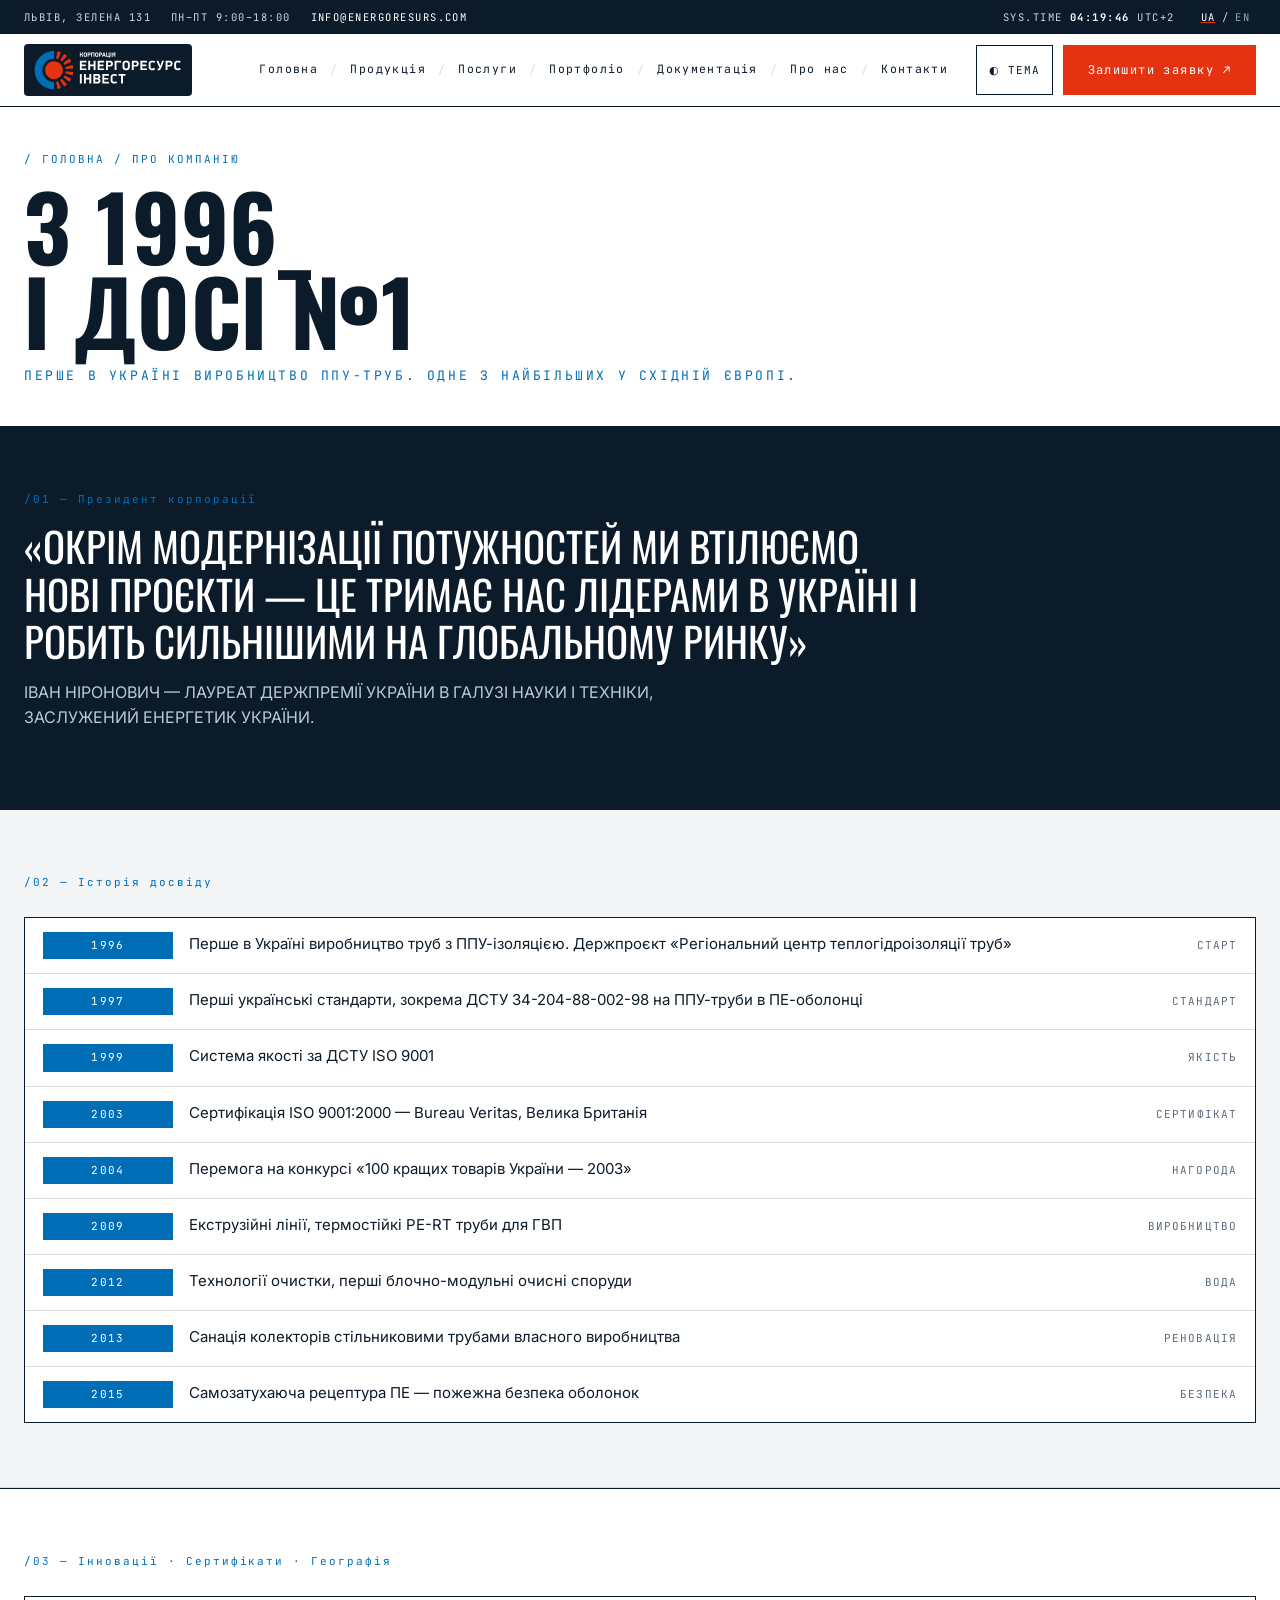
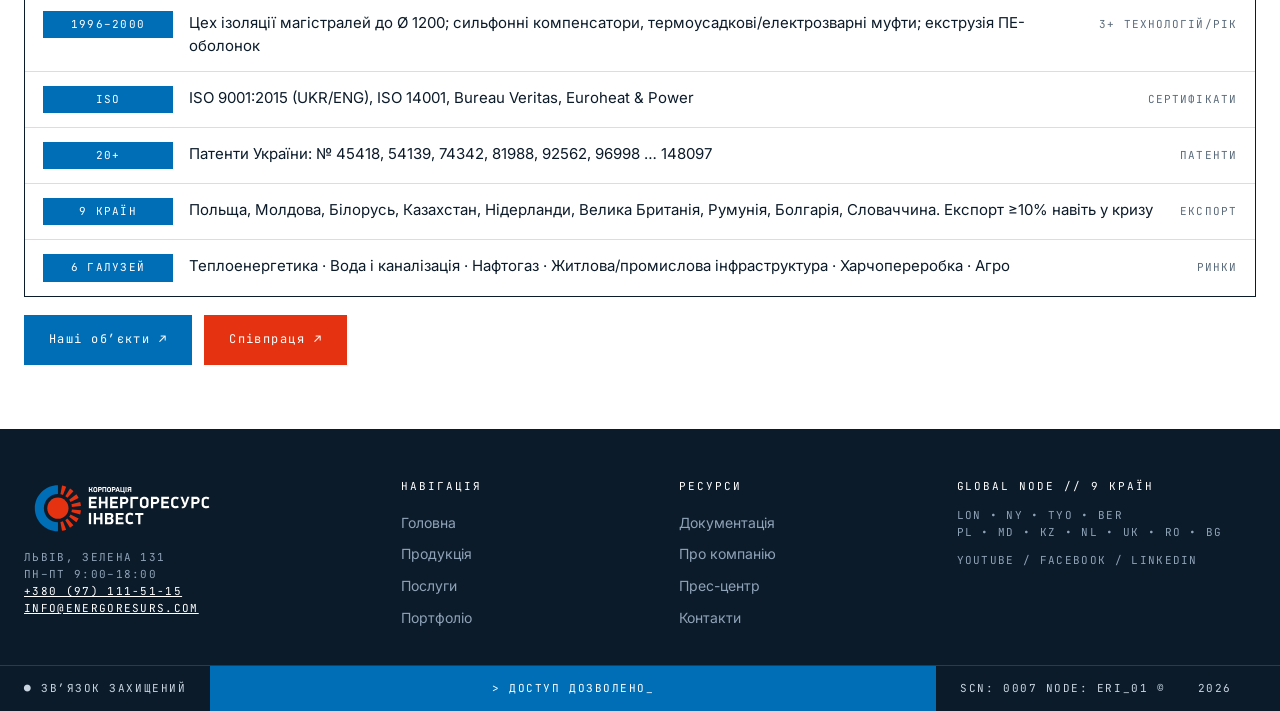
<file: about.html>
<!DOCTYPE html>
<html lang="uk">
<head>
  <meta charset="UTF-8">
  <meta name="viewport" content="width=device-width, initial-scale=1.0">
  <title>Про компанію — ЕНЕРГОРЕСУРС ІНВЕСТ | З 1996 року, 400+ фахівців</title>
  <meta name="description" content="Історія 1996–2015: перші ППУ-труби України, ДСТУ, ISO 9001 Bureau Veritas, 100 кращих товарів. 400+ працівників, експорт 9 країн, 20+ патентів.">
  <link rel="preconnect" href="https://fonts.googleapis.com">
  <link rel="preconnect" href="https://fonts.gstatic.com" crossorigin>
  <link href="https://fonts.googleapis.com/css2?family=Oswald:wght@500;600;700&family=JetBrains+Mono:wght@400;500;700&family=Inter:wght@400;500;600;700&display=swap" rel="stylesheet">
  <link rel="stylesheet" href="styles.css">
  <script>try{var t=localStorage.getItem('eri_theme');if(t)document.documentElement.setAttribute('data-theme',t);}catch(e){}</script>
</head>
<body>
<a class="skip" href="#main">До контенту</a>
<div class="sysbar"><div class="wrap sysbar__in">
  <span>ЛЬВІВ, ЗЕЛЕНА 131</span><span class="hide-m">ПН–ПТ 9:00–18:00</span>
  <a href="mailto:info@energoresurs.com">INFO@ENERGORESURS.COM</a>
  <span class="sysbar__right">SYS.TIME <b id="clock">--:--:--</b> UTC+2</span>
  <span class="lang"><button class="on">UA</button>/<button id="langEn">EN</button></span>
</div></div>
<header class="header"><div class="wrap header__in">
  <a class="logo" href="index.html" aria-label="Енергоресурс Інвест — на головну">
    <span class="logo__chip"><img src="logo-4.svg" alt="Енергоресурс Інвест" width="177" height="48"></span></a>
  <nav class="nav" aria-label="Головна навігація">
    <a href="index.html">Головна</a><span>/</span><a href="products.html">Продукція</a><span>/</span>
    <a href="services.html">Послуги</a><span>/</span><a href="portfolio.html">Портфоліо</a><span>/</span>
    <a href="docs.html">Документація</a><span>/</span><a href="about.html">Про нас</a><span>/</span>
    <a href="contacts.html">Контакти</a>
  </nav>
  <div class="header__act">
    <a class="btn btn--red" href="contacts.html">Залишити заявку ↗</a>
    <button class="burger" id="burger" aria-label="Меню" aria-expanded="false" aria-controls="mobileMenu">≡</button>
  </div>
</div>
<nav class="mmenu" id="mobileMenu" hidden aria-label="Мобільна навігація">
  <a href="index.html">Головна</a><a href="products.html">Продукція</a><a href="services.html">Послуги</a>
  <a href="portfolio.html">Портфоліо</a><a href="docs.html">Документація</a><a href="about.html">Про нас</a>
  <a href="contacts.html">Контакти</a>
  <a class="btn btn--red" href="contacts.html">Залишити заявку ↗</a>
</nav></header>

<main id="main">
<section class="pagehead"><div class="wrap">
  <p class="idx">/ ГОЛОВНА / ПРО КОМПАНІЮ</p>
  <h1>З 1996_<br>І ДОСІ №1</h1>
  <p class="sub">ПЕРШЕ В УКРАЇНІ ВИРОБНИЦТВО ППУ-ТРУБ. ОДНЕ З НАЙБІЛЬШИХ У СХІДНІЙ ЄВРОПІ.</p>
</div></section>

<section class="sect sect--dark"><div class="wrap">
  <p class="idx idx--inv">/01 — Президент корпорації</p>
  <p class="quote">«ОКРІМ МОДЕРНІЗАЦІЇ ПОТУЖНОСТЕЙ МИ ВТІЛЮЄМО НОВІ ПРОЄКТИ — ЦЕ ТРИМАЄ НАС ЛІДЕРАМИ В УКРАЇНІ І РОБИТЬ СИЛЬНІШИМИ НА ГЛОБАЛЬНОМУ РИНКУ»</p>
  <p class="txt dim">ІВАН НІРОНОВИЧ — ЛАУРЕАТ ДЕРЖПРЕМІЇ УКРАЇНИ В ГАЛУЗІ НАУКИ І ТЕХНІКИ, ЗАСЛУЖЕНИЙ ЕНЕРГЕТИК УКРАЇНИ.</p>
</div></section>

<section class="sect"><div class="wrap">
  <p class="idx">/02 — Історія досвіду</p>
  <div class="lst">
    <div class="lst__row"><span class="tag">1996</span><span>Перше в Україні виробництво труб з ППУ-ізоляцією. Держпроєкт «Регіональний центр теплогідроізоляції труб»</span><span class="right">СТАРТ</span></div>
    <div class="lst__row"><span class="tag">1997</span><span>Перші українські стандарти, зокрема ДСТУ 34-204-88-002-98 на ППУ-труби в ПЕ-оболонці</span><span class="right">СТАНДАРТ</span></div>
    <div class="lst__row"><span class="tag">1999</span><span>Система якості за ДСТУ ISO 9001</span><span class="right">ЯКІСТЬ</span></div>
    <div class="lst__row"><span class="tag">2003</span><span>Сертифікація ISO 9001:2000 — Bureau Veritas, Велика Британія</span><span class="right">СЕРТИФІКАТ</span></div>
    <div class="lst__row"><span class="tag">2004</span><span>Перемога на конкурсі «100 кращих товарів України — 2003»</span><span class="right">НАГОРОДА</span></div>
    <div class="lst__row"><span class="tag">2009</span><span>Екструзійні лінії, термостійкі PE-RT труби для ГВП</span><span class="right">ВИРОБНИЦТВО</span></div>
    <div class="lst__row"><span class="tag">2012</span><span>Технології очистки, перші блочно-модульні очисні споруди</span><span class="right">ВОДА</span></div>
    <div class="lst__row"><span class="tag">2013</span><span>Санація колекторів стільниковими трубами власного виробництва</span><span class="right">РЕНОВАЦІЯ</span></div>
    <div class="lst__row"><span class="tag">2015</span><span>Самозатухаюча рецептура ПЕ — пожежна безпека оболонок</span><span class="right">БЕЗПЕКА</span></div>
  </div>
</div></section>

<section class="sect sect--panel"><div class="wrap">
  <p class="idx">/03 — Інновації · Сертифікати · Географія</p>
  <div class="lst">
    <div class="lst__row"><span class="tag">1996–2000</span><span>Цех ізоляції магістралей до Ø 1200; сильфонні компенсатори, термоусадкові/електрозварні муфти; екструзія ПЕ-оболонок</span><span class="right">3+ ТЕХНОЛОГІЙ/РІК</span></div>
    <div class="lst__row"><span class="tag">ISO</span><span>ISO 9001:2015 (UKR/ENG), ISO 14001, Bureau Veritas, Euroheat &amp; Power</span><span class="right">СЕРТИФІКАТИ</span></div>
    <div class="lst__row"><span class="tag">20+</span><span>Патенти України: № 45418, 54139, 74342, 81988, 92562, 96998 … 148097</span><span class="right">ПАТЕНТИ</span></div>
    <div class="lst__row"><span class="tag">9 КРАЇН</span><span>Польща, Молдова, Білорусь, Казахстан, Нідерланди, Велика Британія, Румунія, Болгарія, Словаччина. Експорт ≥10% навіть у кризу</span><span class="right">ЕКСПОРТ</span></div>
    <div class="lst__row"><span class="tag">6 ГАЛУЗЕЙ</span><span>Теплоенергетика · Вода і каналізація · Нафтогаз · Житлова/промислова інфраструктура · Харчопереробка · Агро</span><span class="right">РИНКИ</span></div>
  </div>
  <div class="btnrow">
    <a class="btn btn--blue" href="portfolio.html">Наші обʼєкти ↗</a>
    <a class="btn btn--red" href="contacts.html">Співпраця ↗</a>
  </div>
</div></section>
</main>

<footer class="footer"><div class="wrap fgrid">
  <div><span class="logo__chip logo__chip--f"><img src="logo-4.svg" alt="Енергоресурс Інвест" width="177" height="48"></span>
    <p class="mono-dim">ЛЬВІВ, ЗЕЛЕНА 131<br>ПН–ПТ 9:00–18:00<br>
    <a href="tel:+380971115115">+380 (97) 111-51-15</a><br>
    <a href="mailto:info@energoresurs.com">INFO@ENERGORESURS.COM</a></p></div>
  <nav aria-label="Футер: навігація"><p class="fhead">НАВІГАЦІЯ</p>
    <a href="index.html">Головна</a><a href="products.html">Продукція</a><a href="services.html">Послуги</a><a href="portfolio.html">Портфоліо</a></nav>
  <nav aria-label="Футер: ресурси"><p class="fhead">РЕСУРСИ</p>
    <a href="docs.html">Документація</a><a href="about.html">Про компанію</a><a href="press.html">Прес-центр</a><a href="contacts.html">Контакти</a></nav>
  <div><p class="fhead">GLOBAL NODE // 9 КРАЇН</p>
    <p class="mono-dim">LON • NY • TYO • BER<br>PL • MD • KZ • NL • UK • RO • BG</p>
    <p class="mono-dim">YOUTUBE / FACEBOOK / LINKEDIN</p></div>
</div>
<div class="statusbar"><span>● ЗВʼЯЗОК ЗАХИЩЕНИЙ</span>
  <span class="statusbar__mid">&gt; ДОСТУП ДОЗВОЛЕНО_</span>
  <span>SCN: 0007 NODE: ERI_01 © <span id="year">2026</span></span></div></footer>
<script src="app.js"></script>
</body>
</html>
</file>
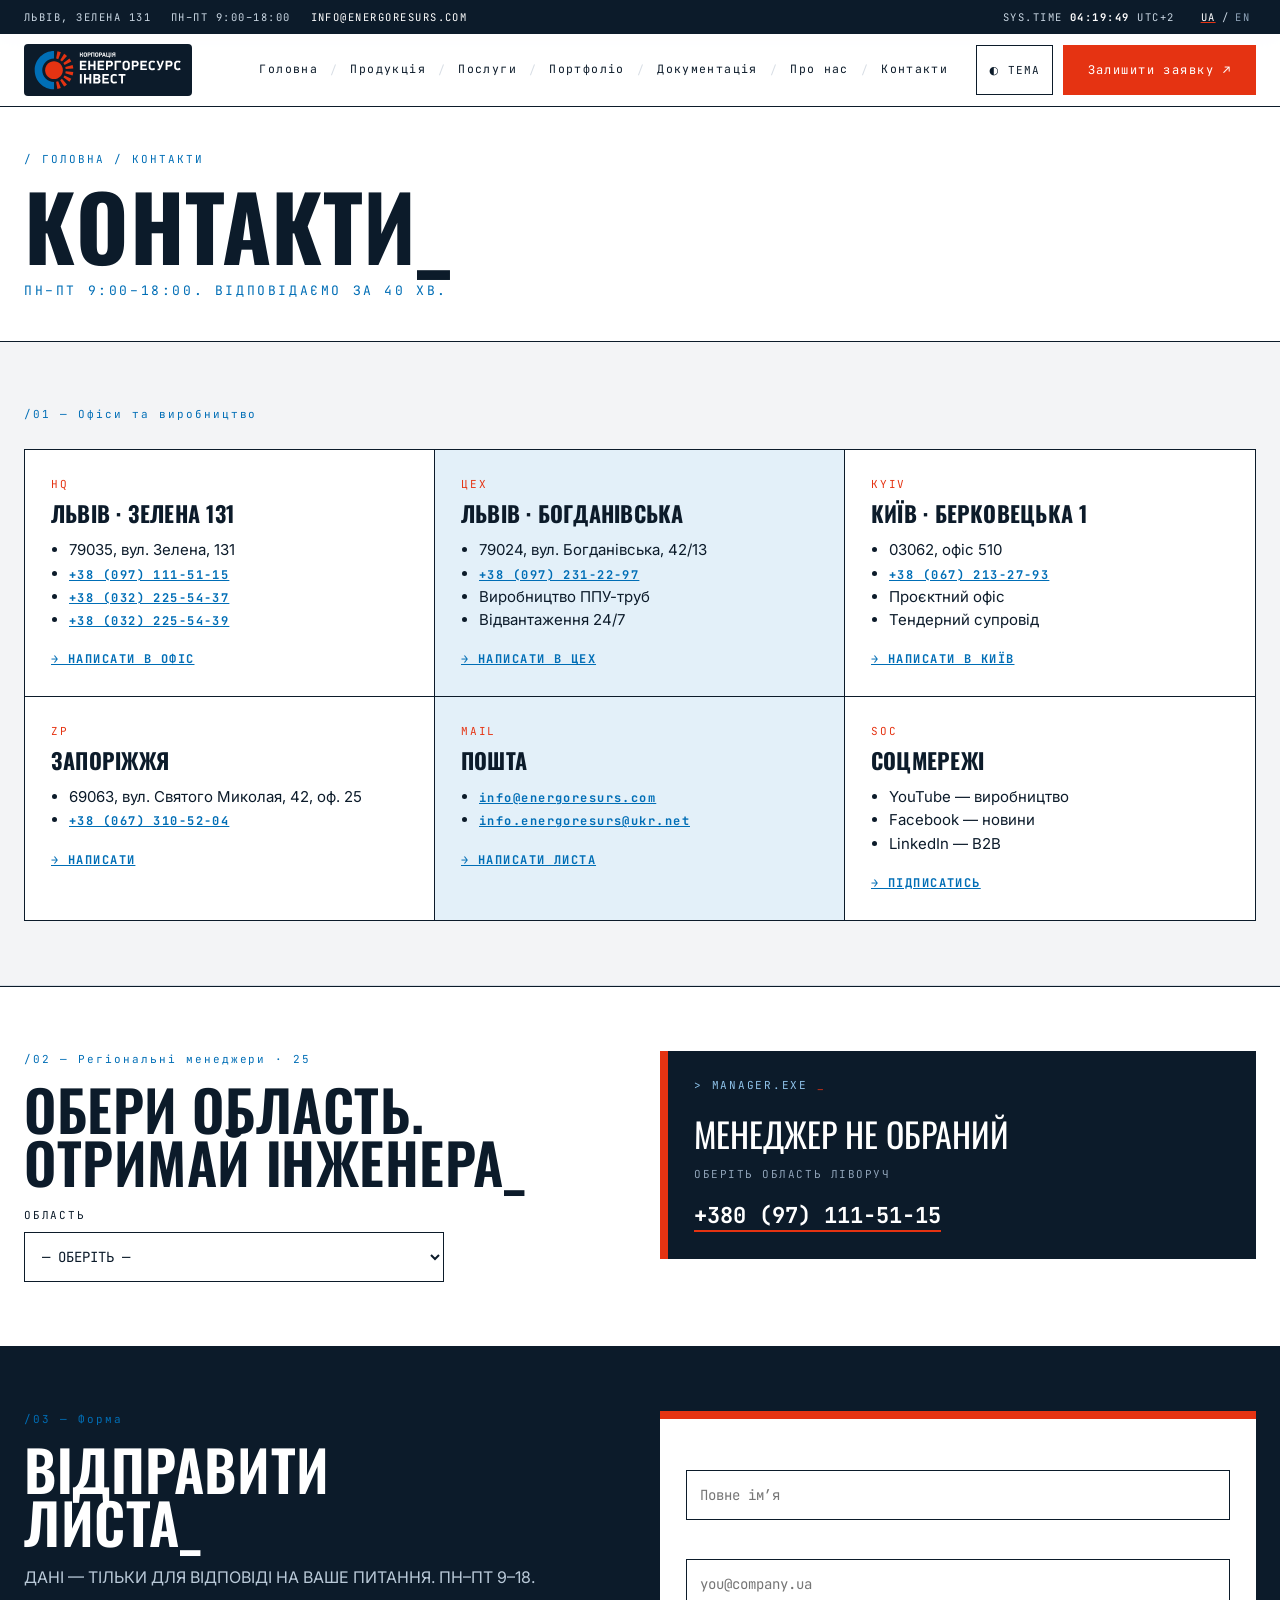
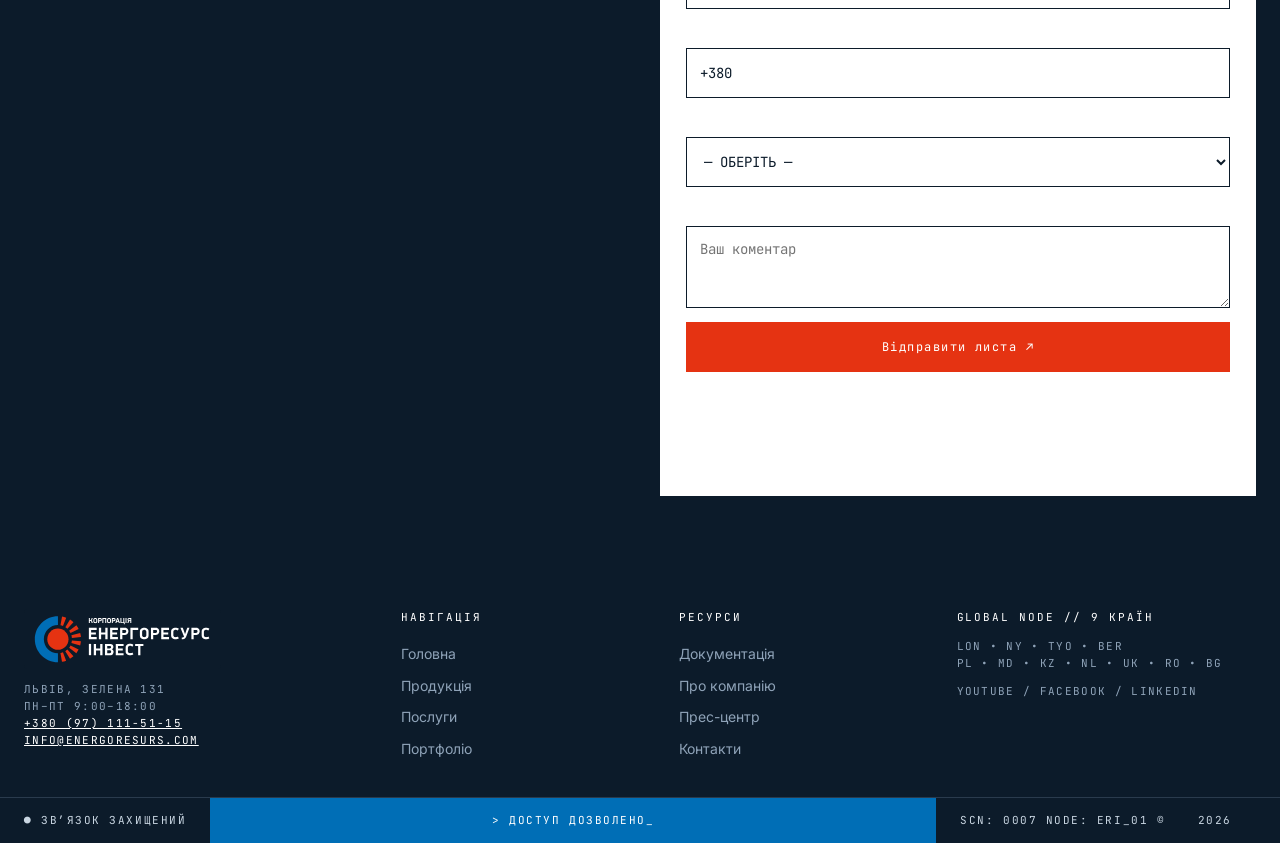
<file: contacts.html>
<!DOCTYPE html>
<html lang="uk">
<head>
  <meta charset="UTF-8">
  <meta name="viewport" content="width=device-width, initial-scale=1.0">
  <title>Контакти — ЕНЕРГОРЕСУРС ІНВЕСТ | Львів, Київ, Запоріжжя, 25 менеджерів</title>
  <meta name="description" content="Офіси: Львів Зелена 131, Богданівська 42/13, Київ Берковецька 1, Запоріжжя. Телефони, email, форма заявки, регіональні менеджери 25 областей.">
  <link rel="preconnect" href="https://fonts.googleapis.com">
  <link rel="preconnect" href="https://fonts.gstatic.com" crossorigin>
  <link href="https://fonts.googleapis.com/css2?family=Oswald:wght@500;600;700&family=JetBrains+Mono:wght@400;500;700&family=Inter:wght@400;500;600;700&display=swap" rel="stylesheet">
  <link rel="stylesheet" href="styles.css">
  <script>try{var t=localStorage.getItem('eri_theme');if(t)document.documentElement.setAttribute('data-theme',t);}catch(e){}</script>
</head>
<body>
<a class="skip" href="#main">До контенту</a>
<div class="sysbar"><div class="wrap sysbar__in">
  <span>ЛЬВІВ, ЗЕЛЕНА 131</span><span class="hide-m">ПН–ПТ 9:00–18:00</span>
  <a href="mailto:info@energoresurs.com">INFO@ENERGORESURS.COM</a>
  <span class="sysbar__right">SYS.TIME <b id="clock">--:--:--</b> UTC+2</span>
  <span class="lang"><button class="on">UA</button>/<button id="langEn">EN</button></span>
</div></div>
<header class="header"><div class="wrap header__in">
  <a class="logo" href="index.html" aria-label="Енергоресурс Інвест — на головну">
    <span class="logo__chip"><img src="logo-4.svg" alt="Енергоресурс Інвест" width="177" height="48"></span></a>
  <nav class="nav" aria-label="Головна навігація">
    <a href="index.html">Головна</a><span>/</span><a href="products.html">Продукція</a><span>/</span>
    <a href="services.html">Послуги</a><span>/</span><a href="portfolio.html">Портфоліо</a><span>/</span>
    <a href="docs.html">Документація</a><span>/</span><a href="about.html">Про нас</a><span>/</span>
    <a href="contacts.html">Контакти</a>
  </nav>
  <div class="header__act">
    <a class="btn btn--red" href="#lead-form">Залишити заявку ↗</a>
    <button class="burger" id="burger" aria-label="Меню" aria-expanded="false" aria-controls="mobileMenu">≡</button>
  </div>
</div>
<nav class="mmenu" id="mobileMenu" hidden aria-label="Мобільна навігація">
  <a href="index.html">Головна</a><a href="products.html">Продукція</a><a href="services.html">Послуги</a>
  <a href="portfolio.html">Портфоліо</a><a href="docs.html">Документація</a><a href="about.html">Про нас</a>
  <a href="contacts.html">Контакти</a>
  <a class="btn btn--red" href="#lead-form">Залишити заявку ↗</a>
</nav></header>

<main id="main">
<section class="pagehead"><div class="wrap">
  <p class="idx">/ ГОЛОВНА / КОНТАКТИ</p>
  <h1>КОНТАКТИ_</h1>
  <p class="sub">ПН–ПТ 9:00–18:00. ВІДПОВІДАЄМО ЗА 40 ХВ.</p>
</div></section>

<section class="sect"><div class="wrap">
  <p class="idx">/01 — Офіси та виробництво</p>
  <div class="pgrid">
    <article class="pcard"><p class="pnum">HQ</p><h3>ЛЬВІВ · ЗЕЛЕНА 131</h3>
      <ul><li>79035, вул. Зелена, 131</li><li><a href="tel:+380971115115">+38 (097) 111-51-15</a></li><li><a href="tel:+380322255437">+38 (032) 225-54-37</a></li><li><a href="tel:+380322255439">+38 (032) 225-54-39</a></li></ul>
      <a href="#lead-form">→ НАПИСАТИ В ОФІС</a></article>
    <article class="pcard"><p class="pnum">ЦЕХ</p><h3>ЛЬВІВ · БОГДАНІВСЬКА</h3>
      <ul><li>79024, вул. Богданівська, 42/13</li><li><a href="tel:+380972312297">+38 (097) 231-22-97</a></li><li>Виробництво ППУ-труб</li><li>Відвантаження 24/7</li></ul>
      <a href="#lead-form">→ НАПИСАТИ В ЦЕХ</a></article>
    <article class="pcard"><p class="pnum">KYIV</p><h3>КИЇВ · БЕРКОВЕЦЬКА 1</h3>
      <ul><li>03062, офіс 510</li><li><a href="tel:+380672132793">+38 (067) 213-27-93</a></li><li>Проєктний офіс</li><li>Тендерний супровід</li></ul>
      <a href="#lead-form">→ НАПИСАТИ В КИЇВ</a></article>
  </div>
  <div class="pgrid" style="margin-top:0;border-top:0">
    <article class="pcard"><p class="pnum">ZP</p><h3>ЗАПОРІЖЖЯ</h3>
      <ul><li>69063, вул. Святого Миколая, 42, оф. 25</li><li><a href="tel:+380673105204">+38 (067) 310-52-04</a></li></ul>
      <a href="#lead-form">→ НАПИСАТИ</a></article>
    <article class="pcard"><p class="pnum">MAIL</p><h3>ПОШТА</h3>
      <ul><li><a href="mailto:info@energoresurs.com">info@energoresurs.com</a></li><li><a href="mailto:info.energoresurs@ukr.net">info.energoresurs@ukr.net</a></li></ul>
      <a href="#lead-form">→ НАПИСАТИ ЛИСТА</a></article>
    <article class="pcard"><p class="pnum">SOC</p><h3>СОЦМЕРЕЖІ</h3>
      <ul><li>YouTube — виробництво</li><li>Facebook — новини</li><li>LinkedIn — B2B</li></ul>
      <a href="#lead-form">→ ПІДПИСАТИСЬ</a></article>
  </div>
</div></section>

<section class="sect sect--panel" id="managers"><div class="wrap mgrid">
  <div>
    <p class="idx">/02 — Регіональні менеджери · 25</p>
    <h2>ОБЕРИ ОБЛАСТЬ.<br>ОТРИМАЙ ІНЖЕНЕРА_</h2>
    <label class="fld"><span>ОБЛАСТЬ</span>
      <select id="regionSelect"><option value="">— ОБЕРІТЬ —</option></select>
    </label>
  </div>
  <div class="term" aria-live="polite">
    <p class="term__head">&gt; MANAGER.EXE <span id="managerAvatar">_</span></p>
    <p class="term__name" id="managerName">МЕНЕДЖЕР НЕ ОБРАНИЙ</p>
    <p class="term__reg" id="managerRegion">ОБЕРІТЬ ОБЛАСТЬ ЛІВОРУЧ</p>
    <a class="term__phone" id="managerPhone" href="tel:+380971115115">+380 (97) 111-51-15</a>
  </div>
</div></section>

<section class="sect sect--dark" id="lead-form"><div class="wrap lgrid">
  <div>
    <p class="idx idx--inv">/03 — Форма</p>
    <h2 class="inv">ВІДПРАВИТИ<br>ЛИСТА_</h2>
    <p class="txt dim">ДАНІ — ТІЛЬКИ ДЛЯ ВІДПОВІДІ НА ВАШЕ ПИТАННЯ. ПН–ПТ 9–18.</p>
  </div>
  <form class="form" id="requestForm" novalidate>
    <label class="fld fld--inv"><span>ІМʼЯ *</span><input name="name" required autocomplete="name" placeholder="Повне імʼя"></label>
    <label class="fld fld--inv"><span>EMAIL</span><input name="email" type="email" autocomplete="email" placeholder="you@company.ua"></label>
    <label class="fld fld--inv"><span>ТЕЛЕФОН *</span><input name="phone" required inputmode="tel" value="+380 " placeholder="+380 (__) ___-__-__"></label>
    <label class="fld fld--inv"><span>ОБЛАСТЬ *</span><select name="region" id="formRegion" required><option value="">— ОБЕРІТЬ —</option></select></label>
    <label class="fld fld--inv"><span>КОМЕНТАР</span><textarea name="message" rows="3" placeholder="Ваш коментар"></textarea></label>
    <p class="ferr" id="formError" role="alert" hidden></p>
    <button class="btn btn--red" type="submit">Відправити листа ↗</button>
    <a class="btn btn--ghostinv" href="https://t.me/energoresurs_bot" target="_blank" rel="noopener">✈ Telegram-бот</a>
    <p class="fok" id="formStatus" role="status"></p>
  </form>
</div></section>
</main>

<footer class="footer"><div class="wrap fgrid">
  <div><span class="logo__chip logo__chip--f"><img src="logo-4.svg" alt="Енергоресурс Інвест" width="177" height="48"></span>
    <p class="mono-dim">ЛЬВІВ, ЗЕЛЕНА 131<br>ПН–ПТ 9:00–18:00<br>
    <a href="tel:+380971115115">+380 (97) 111-51-15</a><br>
    <a href="mailto:info@energoresurs.com">INFO@ENERGORESURS.COM</a></p></div>
  <nav aria-label="Футер: навігація"><p class="fhead">НАВІГАЦІЯ</p>
    <a href="index.html">Головна</a><a href="products.html">Продукція</a><a href="services.html">Послуги</a><a href="portfolio.html">Портфоліо</a></nav>
  <nav aria-label="Футер: ресурси"><p class="fhead">РЕСУРСИ</p>
    <a href="docs.html">Документація</a><a href="about.html">Про компанію</a><a href="press.html">Прес-центр</a><a href="contacts.html">Контакти</a></nav>
  <div><p class="fhead">GLOBAL NODE // 9 КРАЇН</p>
    <p class="mono-dim">LON • NY • TYO • BER<br>PL • MD • KZ • NL • UK • RO • BG</p>
    <p class="mono-dim">YOUTUBE / FACEBOOK / LINKEDIN</p></div>
</div>
<div class="statusbar"><span>● ЗВʼЯЗОК ЗАХИЩЕНИЙ</span>
  <span class="statusbar__mid">&gt; ДОСТУП ДОЗВОЛЕНО_</span>
  <span>SCN: 0007 NODE: ERI_01 © <span id="year">2026</span></span></div></footer>
<script src="app.js"></script>
</body>
</html>
</file>
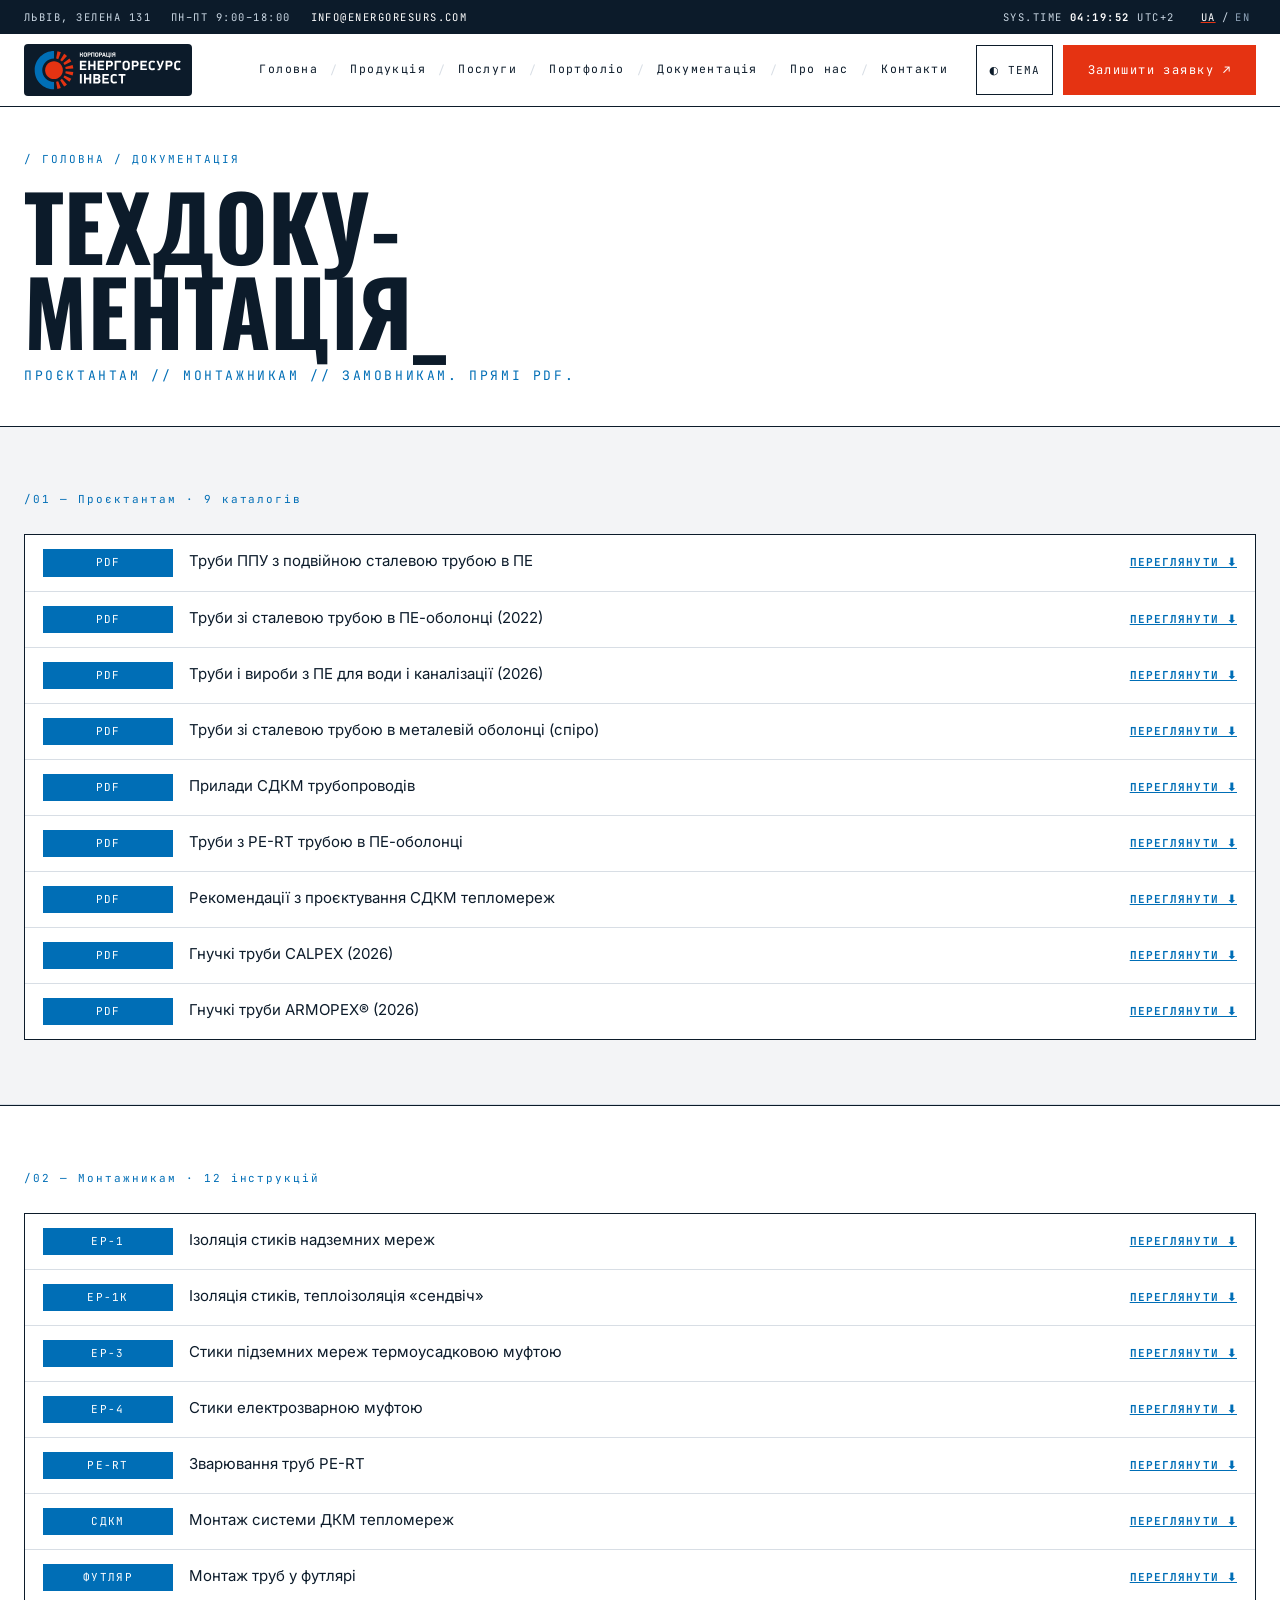
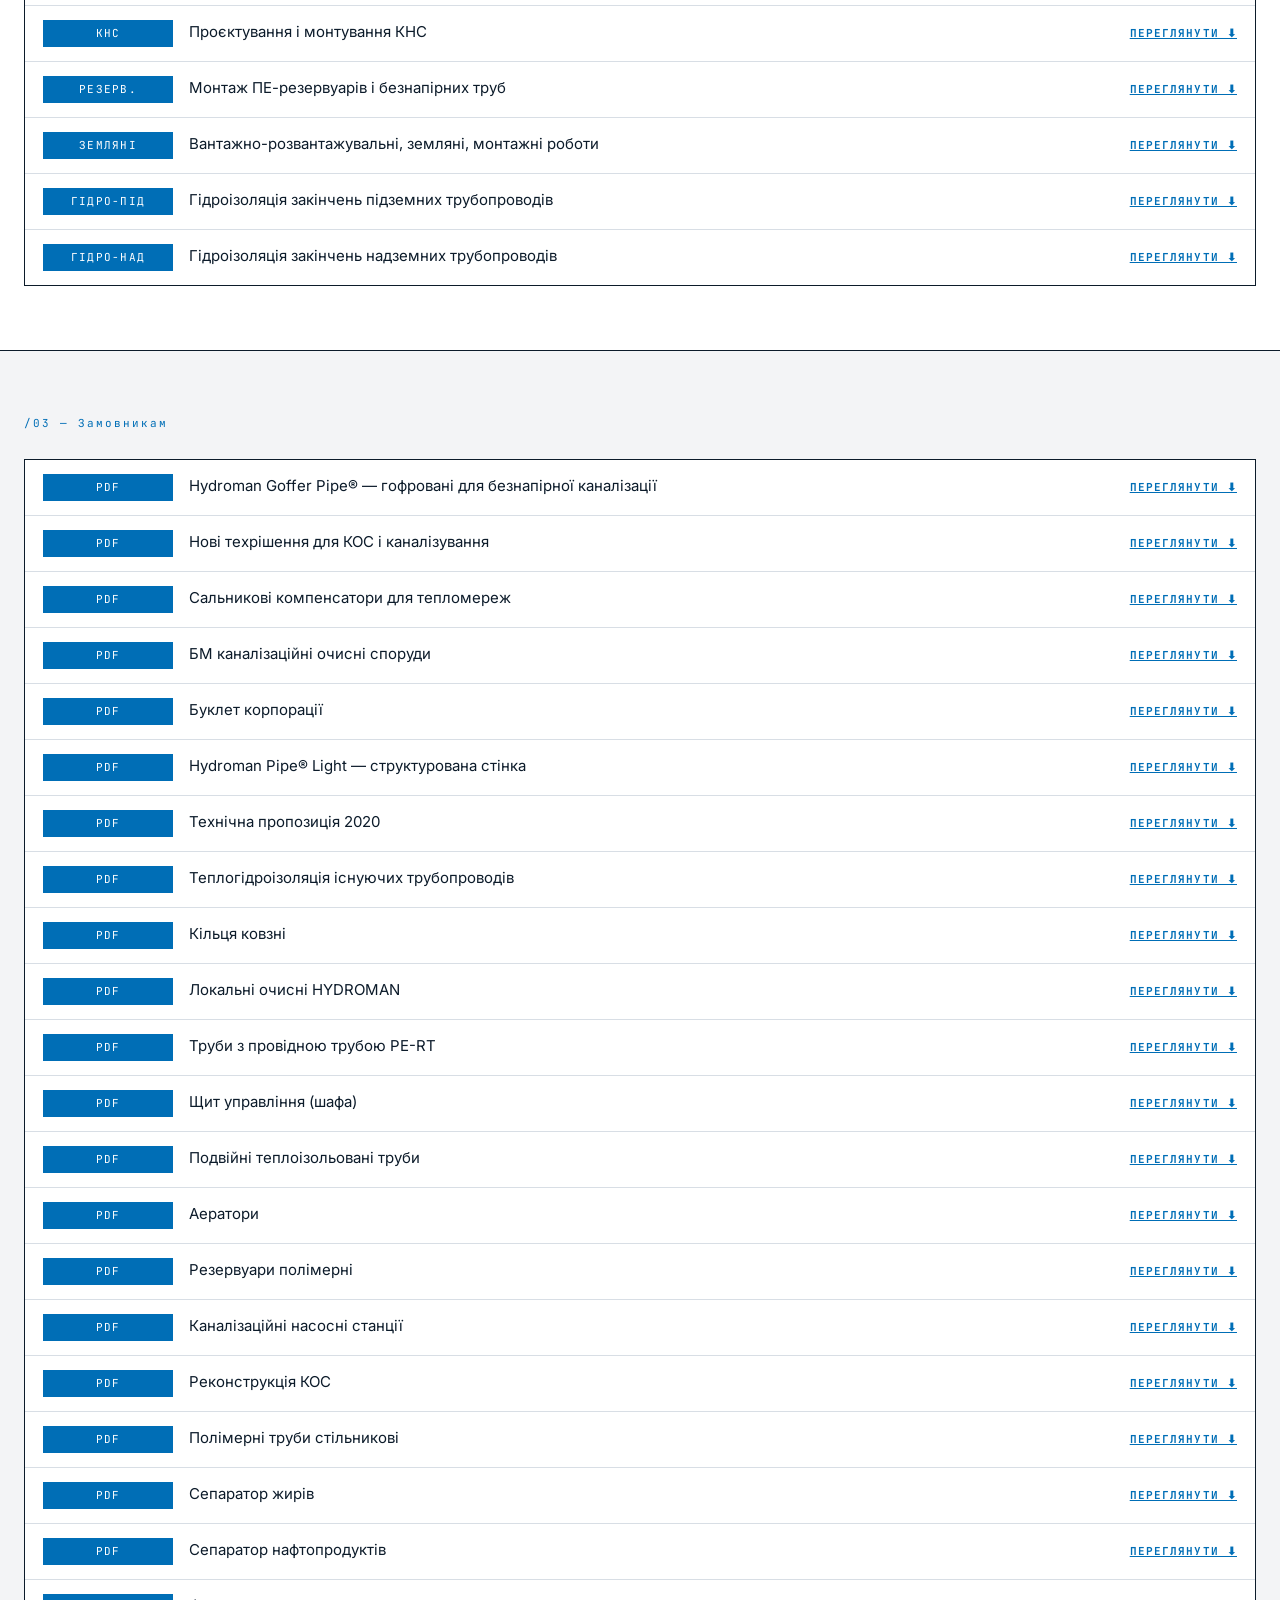
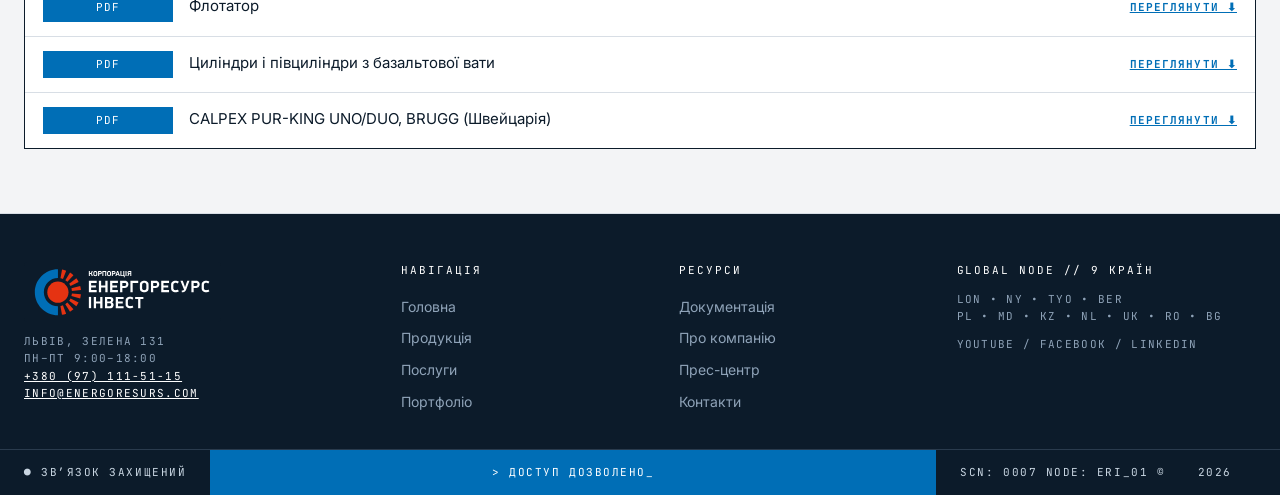
<file: docs.html>
<!DOCTYPE html>
<html lang="uk">
<head>
  <meta charset="UTF-8">
  <meta name="viewport" content="width=device-width, initial-scale=1.0">
  <title>Технічна документація — ЕНЕРГОРЕСУРС ІНВЕСТ | Каталоги, інструкції ЕР-1…ЕР-4</title>
  <meta name="description" content="Каталоги ППУ, PE-RT, CALPEX, ДКМ. Інструкції ЕР-1, ЕР-1к, ЕР-3, ЕР-4, СДКМ, КНС. Матеріали замовнику. Прямі PDF з energoresurs.com.">
  <link rel="preconnect" href="https://fonts.googleapis.com">
  <link rel="preconnect" href="https://fonts.gstatic.com" crossorigin>
  <link href="https://fonts.googleapis.com/css2?family=Oswald:wght@500;600;700&family=JetBrains+Mono:wght@400;500;700&family=Inter:wght@400;500;600;700&display=swap" rel="stylesheet">
  <link rel="stylesheet" href="styles.css">
  <script>try{var t=localStorage.getItem('eri_theme');if(t)document.documentElement.setAttribute('data-theme',t);}catch(e){}</script>
</head>
<body>
<a class="skip" href="#main">До контенту</a>
<div class="sysbar"><div class="wrap sysbar__in">
  <span>ЛЬВІВ, ЗЕЛЕНА 131</span><span class="hide-m">ПН–ПТ 9:00–18:00</span>
  <a href="mailto:info@energoresurs.com">INFO@ENERGORESURS.COM</a>
  <span class="sysbar__right">SYS.TIME <b id="clock">--:--:--</b> UTC+2</span>
  <span class="lang"><button class="on">UA</button>/<button id="langEn">EN</button></span>
</div></div>
<header class="header"><div class="wrap header__in">
  <a class="logo" href="index.html" aria-label="Енергоресурс Інвест — на головну">
    <span class="logo__chip"><img src="logo-4.svg" alt="Енергоресурс Інвест" width="177" height="48"></span></a>
  <nav class="nav" aria-label="Головна навігація">
    <a href="index.html">Головна</a><span>/</span><a href="products.html">Продукція</a><span>/</span>
    <a href="services.html">Послуги</a><span>/</span><a href="portfolio.html">Портфоліо</a><span>/</span>
    <a href="docs.html">Документація</a><span>/</span><a href="about.html">Про нас</a><span>/</span>
    <a href="contacts.html">Контакти</a>
  </nav>
  <div class="header__act">
    <a class="btn btn--red" href="contacts.html">Залишити заявку ↗</a>
    <button class="burger" id="burger" aria-label="Меню" aria-expanded="false" aria-controls="mobileMenu">≡</button>
  </div>
</div>
<nav class="mmenu" id="mobileMenu" hidden aria-label="Мобільна навігація">
  <a href="index.html">Головна</a><a href="products.html">Продукція</a><a href="services.html">Послуги</a>
  <a href="portfolio.html">Портфоліо</a><a href="docs.html">Документація</a><a href="about.html">Про нас</a>
  <a href="contacts.html">Контакти</a>
  <a class="btn btn--red" href="contacts.html">Залишити заявку ↗</a>
</nav></header>

<main id="main">
<section class="pagehead"><div class="wrap">
  <p class="idx">/ ГОЛОВНА / ДОКУМЕНТАЦІЯ</p>
  <h1>ТЕХДОКУ-<br>МЕНТАЦІЯ_</h1>
  <p class="sub">ПРОЄКТАНТАМ // МОНТАЖНИКАМ // ЗАМОВНИКАМ. ПРЯМІ PDF.</p>
</div></section>

<section class="sect"><div class="wrap">
  <p class="idx">/01 — Проєктантам · 9 каталогів</p>
  <div class="lst">
    <div class="lst__row"><span class="tag">PDF</span><span>Труби ППУ з подвійною сталевою трубою в ПЕ</span><span class="right"><a href="https://energoresurs.com/wp-content/uploads/2021/05/2017-catalog_pex2.pdf" target="_blank" rel="noopener">ПЕРЕГЛЯНУТИ ⬇</a></span></div>
    <div class="lst__row"><span class="tag">PDF</span><span>Труби зі сталевою трубою в ПЕ-оболонці (2022)</span><span class="right"><a href="https://energoresurs.com/wp-content/uploads/2022/09/2022-catalog-pe-m-7.pdf" target="_blank" rel="noopener">ПЕРЕГЛЯНУТИ ⬇</a></span></div>
    <div class="lst__row"><span class="tag">PDF</span><span>Труби і вироби з ПЕ для води і каналізації (2026)</span><span class="right"><a href="https://energoresurs.com/wp-content/uploads/2026/04/2026_catalog-vk-ukr_big.pdf" target="_blank" rel="noopener">ПЕРЕГЛЯНУТИ ⬇</a></span></div>
    <div class="lst__row"><span class="tag">PDF</span><span>Труби зі сталевою трубою в металевій оболонці (спіро)</span><span class="right"><a href="https://energoresurs.com/wp-content/uploads/2022/09/2022-catalog-spyro.pdf" target="_blank" rel="noopener">ПЕРЕГЛЯНУТИ ⬇</a></span></div>
    <div class="lst__row"><span class="tag">PDF</span><span>Прилади СДКМ трубопроводів</span><span class="right"><a href="https://energoresurs.com/wp-content/uploads/2021/05/82017-pryladysdkm.pdf" target="_blank" rel="noopener">ПЕРЕГЛЯНУТИ ⬇</a></span></div>
    <div class="lst__row"><span class="tag">PDF</span><span>Труби з PE-RT трубою в ПЕ-оболонці</span><span class="right"><a href="https://energoresurs.com/wp-content/uploads/2022/09/2022-catalog-pe-rt.pdf" target="_blank" rel="noopener">ПЕРЕГЛЯНУТИ ⬇</a></span></div>
    <div class="lst__row"><span class="tag">PDF</span><span>Рекомендації з проєктування СДКМ тепломереж</span><span class="right"><a href="https://energoresurs.com/wp-content/uploads/2021/05/92017-pryladysdkm.pdf" target="_blank" rel="noopener">ПЕРЕГЛЯНУТИ ⬇</a></span></div>
    <div class="lst__row"><span class="tag">PDF</span><span>Гнучкі труби CALPEX (2026)</span><span class="right"><a href="https://energoresurs.com/wp-content/uploads/2026/07/katalog_brugg_calpex_-2026.pdf" target="_blank" rel="noopener">ПЕРЕГЛЯНУТИ ⬇</a></span></div>
    <div class="lst__row"><span class="tag">PDF</span><span>Гнучкі труби ARMOPEX® (2026)</span><span class="right"><a href="https://energoresurs.com/wp-content/uploads/2026/08/armopex_2026_ua_web.pdf" target="_blank" rel="noopener">ПЕРЕГЛЯНУТИ ⬇</a></span></div>
  </div>
</div></section>

<section class="sect sect--panel"><div class="wrap">
  <p class="idx">/02 — Монтажникам · 12 інструкцій</p>
  <div class="lst">
    <div class="lst__row"><span class="tag">ЕР-1</span><span>Ізоляція стиків надземних мереж</span><span class="right"><a href="https://energoresurs.com/wp-content/uploads/2021/06/1-instruktsiya-izolyatsiyi-z_yednan-er-1.pdf" target="_blank" rel="noopener">ПЕРЕГЛЯНУТИ ⬇</a></span></div>
    <div class="lst__row"><span class="tag">ЕР-1К</span><span>Ізоляція стиків, теплоізоляція «сендвіч»</span><span class="right"><a href="https://energoresurs.com/wp-content/uploads/2021/06/2-instruktsiya-izolyatsiyi-z_yednan-typ-er-1k-teploizolyatsiya-typu-sendvich.pdf" target="_blank" rel="noopener">ПЕРЕГЛЯНУТИ ⬇</a></span></div>
    <div class="lst__row"><span class="tag">ЕР-3</span><span>Стики підземних мереж термоусадковою муфтою</span><span class="right"><a href="https://energoresurs.com/wp-content/uploads/2021/06/3-instruktsiya-izolyatsiyi-z_yednan-er-3.pdf" target="_blank" rel="noopener">ПЕРЕГЛЯНУТИ ⬇</a></span></div>
    <div class="lst__row"><span class="tag">ЕР-4</span><span>Стики електрозварною муфтою</span><span class="right"><a href="https://energoresurs.com/wp-content/uploads/2021/06/4-instruktsiya-izolyatsiyi-z_yednan-er-4.pdf" target="_blank" rel="noopener">ПЕРЕГЛЯНУТИ ⬇</a></span></div>
    <div class="lst__row"><span class="tag">PE-RT</span><span>Зварювання труб PE-RT</span><span class="right"><a href="https://energoresurs.com/wp-content/uploads/2021/06/5-instruktsiya-iz-zvaryuvannya-truboprovodiv-pe-rt.pdf" target="_blank" rel="noopener">ПЕРЕГЛЯНУТИ ⬇</a></span></div>
    <div class="lst__row"><span class="tag">СДКМ</span><span>Монтаж системи ДКМ тепломереж</span><span class="right"><a href="https://energoresurs.com/wp-content/uploads/2021/06/6-instruktsiya-z-montazhu-system-dystantsijnogo-kontrolyu-ta-monitoringu.pdf" target="_blank" rel="noopener">ПЕРЕГЛЯНУТИ ⬇</a></span></div>
    <div class="lst__row"><span class="tag">ФУТЛЯР</span><span>Монтаж труб у футлярі</span><span class="right"><a href="https://energoresurs.com/wp-content/uploads/2021/06/7-instruktsiya-z-montazhu-poperednoizolovanoyi-truby-v-futlyari.pdf" target="_blank" rel="noopener">ПЕРЕГЛЯНУТИ ⬇</a></span></div>
    <div class="lst__row"><span class="tag">КНС</span><span>Проєктування і монтування КНС</span><span class="right"><a href="https://energoresurs.com/wp-content/uploads/2021/06/8-instruktsiya-z-proektuvannya-i-vstanovlennyu-kns.pdf" target="_blank" rel="noopener">ПЕРЕГЛЯНУТИ ⬇</a></span></div>
    <div class="lst__row"><span class="tag">РЕЗЕРВ.</span><span>Монтаж ПЕ-резервуарів і безнапірних труб</span><span class="right"><a href="https://energoresurs.com/wp-content/uploads/2021/06/9-instruktsiya-z-montuvannya-trub-i-rezervuariv-.pdf" target="_blank" rel="noopener">ПЕРЕГЛЯНУТИ ⬇</a></span></div>
    <div class="lst__row"><span class="tag">ЗЕМЛЯНІ</span><span>Вантажно-розвантажувальні, земляні, монтажні роботи</span><span class="right"><a href="https://energoresurs.com/wp-content/uploads/2021/06/10-instruktsiya-z-vykonannya-vantazhno-rozvantazhuvalnyh-zemlyanyh-ta-montazhnyh-robit.pdf" target="_blank" rel="noopener">ПЕРЕГЛЯНУТИ ⬇</a></span></div>
    <div class="lst__row"><span class="tag">ГІДРО-ПІД</span><span>Гідроізоляція закінчень підземних трубопроводів</span><span class="right"><a href="https://energoresurs.com/wp-content/uploads/2021/06/11instruktsiya-iz-vykonannya-gidroizolyatsiya-zakinchen-truboprovodiv-pidzemnogo-prokladannya.pdf" target="_blank" rel="noopener">ПЕРЕГЛЯНУТИ ⬇</a></span></div>
    <div class="lst__row"><span class="tag">ГІДРО-НАД</span><span>Гідроізоляція закінчень надземних трубопроводів</span><span class="right"><a href="https://energoresurs.com/wp-content/uploads/2021/06/12-instruktsiya-iz-vykonannya-gidroizolyatsiyi-zakinchen-truboprovodiv-nadzemnogo-prokladannya.pdf" target="_blank" rel="noopener">ПЕРЕГЛЯНУТИ ⬇</a></span></div>
  </div>
</div></section>

<section class="sect"><div class="wrap">
  <p class="idx">/03 — Замовникам</p>
  <div class="lst">
    <div class="lst__row"><span class="tag">PDF</span><span>Hydroman Goffer Pipe® — гофровані для безнапірної каналізації</span><span class="right"><a href="https://energoresurs.com/wp-content/uploads/2025/08/hydroman-pipe-2025-final-1.pdf" target="_blank" rel="noopener">ПЕРЕГЛЯНУТИ ⬇</a></span></div>
    <div class="lst__row"><span class="tag">PDF</span><span>Нові техрішення для КОС і каналізування</span><span class="right"><a href="https://energoresurs.com/wp-content/uploads/2021/07/novi-tehnichni-rishennya-dlya-kos-i-kanalizuvannya.pdf" target="_blank" rel="noopener">ПЕРЕГЛЯНУТИ ⬇</a></span></div>
    <div class="lst__row"><span class="tag">PDF</span><span>Сальникові компенсатори для тепломереж</span><span class="right"><a href="https://energoresurs.com/wp-content/uploads/2025/08/salncomp-2025.pdf" target="_blank" rel="noopener">ПЕРЕГЛЯНУТИ ⬇</a></span></div>
    <div class="lst__row"><span class="tag">PDF</span><span>БМ каналізаційні очисні споруди</span><span class="right"><a href="https://energoresurs.com/wp-content/uploads/2021/09/bm-kanalizaczijni-ochysni.pdf" target="_blank" rel="noopener">ПЕРЕГЛЯНУТИ ⬇</a></span></div>
    <div class="lst__row"><span class="tag">PDF</span><span>Буклет корпорації</span><span class="right"><a href="https://energoresurs.com/wp-content/uploads/2021/05/29.05.2017_print-small.pdf" target="_blank" rel="noopener">ПЕРЕГЛЯНУТИ ⬇</a></span></div>
    <div class="lst__row"><span class="tag">PDF</span><span>Hydroman Pipe® Light — структурована стінка</span><span class="right"><a href="https://energoresurs.com/wp-content/uploads/2023/01/truba-pest-lajt.pdf" target="_blank" rel="noopener">ПЕРЕГЛЯНУТИ ⬇</a></span></div>
    <div class="lst__row"><span class="tag">PDF</span><span>Технічна пропозиція 2020</span><span class="right"><a href="https://energoresurs.com/wp-content/uploads/2021/07/tehnichna-propozycziya-2020.pdf" target="_blank" rel="noopener">ПЕРЕГЛЯНУТИ ⬇</a></span></div>
    <div class="lst__row"><span class="tag">PDF</span><span>Теплогідроізоляція існуючих трубопроводів</span><span class="right"><a href="https://energoresurs.com/wp-content/uploads/2021/09/izolyacziya-trub-i-obladnannya.pdf" target="_blank" rel="noopener">ПЕРЕГЛЯНУТИ ⬇</a></span></div>
    <div class="lst__row"><span class="tag">PDF</span><span>Кільця ковзні</span><span class="right"><a href="https://energoresurs.com/wp-content/uploads/2021/09/kilczya-kovzni.pdf" target="_blank" rel="noopener">ПЕРЕГЛЯНУТИ ⬇</a></span></div>
    <div class="lst__row"><span class="tag">PDF</span><span>Локальні очисні HYDROMAN</span><span class="right"><a href="https://energoresurs.com/wp-content/uploads/2022/10/2022-hydroman-new-web.pdf" target="_blank" rel="noopener">ПЕРЕГЛЯНУТИ ⬇</a></span></div>
    <div class="lst__row"><span class="tag">PDF</span><span>Труби з провідною трубою PE-RT</span><span class="right"><a href="https://energoresurs.com/wp-content/uploads/2022/08/buklet-pe-rt-5.pdf" target="_blank" rel="noopener">ПЕРЕГЛЯНУТИ ⬇</a></span></div>
    <div class="lst__row"><span class="tag">PDF</span><span>Щит управління (шафа)</span><span class="right"><a href="https://energoresurs.com/wp-content/uploads/2021/09/shafa.pdf" target="_blank" rel="noopener">ПЕРЕГЛЯНУТИ ⬇</a></span></div>
    <div class="lst__row"><span class="tag">PDF</span><span>Подвійні теплоізольовані труби</span><span class="right"><a href="https://energoresurs.com/wp-content/uploads/2021/09/podvijni-truby-teploizolovani.pdf" target="_blank" rel="noopener">ПЕРЕГЛЯНУТИ ⬇</a></span></div>
    <div class="lst__row"><span class="tag">PDF</span><span>Аератори</span><span class="right"><a href="https://energoresurs.com/wp-content/uploads/2021/09/aeratory.pdf" target="_blank" rel="noopener">ПЕРЕГЛЯНУТИ ⬇</a></span></div>
    <div class="lst__row"><span class="tag">PDF</span><span>Резервуари полімерні</span><span class="right"><a href="https://energoresurs.com/wp-content/uploads/2021/09/rezervuary-polimerni.pdf" target="_blank" rel="noopener">ПЕРЕГЛЯНУТИ ⬇</a></span></div>
    <div class="lst__row"><span class="tag">PDF</span><span>Каналізаційні насосні станції</span><span class="right"><a href="https://energoresurs.com/wp-content/uploads/2021/09/kanalizaczijni-nasosni-stancziyi.pdf" target="_blank" rel="noopener">ПЕРЕГЛЯНУТИ ⬇</a></span></div>
    <div class="lst__row"><span class="tag">PDF</span><span>Реконструкція КОС</span><span class="right"><a href="https://energoresurs.com/wp-content/uploads/2021/09/rekonstrukcziya-kanalizaczijnyh-ochysnyh-sporud.pdf" target="_blank" rel="noopener">ПЕРЕГЛЯНУТИ ⬇</a></span></div>
    <div class="lst__row"><span class="tag">PDF</span><span>Полімерні труби стільникові</span><span class="right"><a href="https://energoresurs.com/wp-content/uploads/2021/09/polimerni-truby-stilnykovi.pdf" target="_blank" rel="noopener">ПЕРЕГЛЯНУТИ ⬇</a></span></div>
    <div class="lst__row"><span class="tag">PDF</span><span>Сепаратор жирів</span><span class="right"><a href="https://energoresurs.com/wp-content/uploads/2021/09/separator-zhyriv.pdf" target="_blank" rel="noopener">ПЕРЕГЛЯНУТИ ⬇</a></span></div>
    <div class="lst__row"><span class="tag">PDF</span><span>Сепаратор нафтопродуктів</span><span class="right"><a href="https://energoresurs.com/wp-content/uploads/2021/09/separator-naftoproduktiv.pdf" target="_blank" rel="noopener">ПЕРЕГЛЯНУТИ ⬇</a></span></div>
    <div class="lst__row"><span class="tag">PDF</span><span>Флотатор</span><span class="right"><a href="https://energoresurs.com/wp-content/uploads/2021/09/flotator.pdf" target="_blank" rel="noopener">ПЕРЕГЛЯНУТИ ⬇</a></span></div>
    <div class="lst__row"><span class="tag">PDF</span><span>Циліндри і півциліндри з базальтової вати</span><span class="right"><a href="https://energoresurs.com/wp-content/uploads/2021/09/czylindry-i-pivczylindry-z-bazaltovaty.pdf" target="_blank" rel="noopener">ПЕРЕГЛЯНУТИ ⬇</a></span></div>
    <div class="lst__row"><span class="tag">PDF</span><span>CALPEX PUR-KING UNO/DUO, BRUGG (Швейцарія)</span><span class="right"><a href="https://energoresurs.com/wp-content/uploads/2025/10/pur-king-gnuchki-truby.pdf" target="_blank" rel="noopener">ПЕРЕГЛЯНУТИ ⬇</a></span></div>
  </div>
</div></section>
</main>

<footer class="footer"><div class="wrap fgrid">
  <div><span class="logo__chip logo__chip--f"><img src="logo-4.svg" alt="Енергоресурс Інвест" width="177" height="48"></span>
    <p class="mono-dim">ЛЬВІВ, ЗЕЛЕНА 131<br>ПН–ПТ 9:00–18:00<br>
    <a href="tel:+380971115115">+380 (97) 111-51-15</a><br>
    <a href="mailto:info@energoresurs.com">INFO@ENERGORESURS.COM</a></p></div>
  <nav aria-label="Футер: навігація"><p class="fhead">НАВІГАЦІЯ</p>
    <a href="index.html">Головна</a><a href="products.html">Продукція</a><a href="services.html">Послуги</a><a href="portfolio.html">Портфоліо</a></nav>
  <nav aria-label="Футер: ресурси"><p class="fhead">РЕСУРСИ</p>
    <a href="docs.html">Документація</a><a href="about.html">Про компанію</a><a href="press.html">Прес-центр</a><a href="contacts.html">Контакти</a></nav>
  <div><p class="fhead">GLOBAL NODE // 9 КРАЇН</p>
    <p class="mono-dim">LON • NY • TYO • BER<br>PL • MD • KZ • NL • UK • RO • BG</p>
    <p class="mono-dim">YOUTUBE / FACEBOOK / LINKEDIN</p></div>
</div>
<div class="statusbar"><span>● ЗВʼЯЗОК ЗАХИЩЕНИЙ</span>
  <span class="statusbar__mid">&gt; ДОСТУП ДОЗВОЛЕНО_</span>
  <span>SCN: 0007 NODE: ERI_01 © <span id="year">2026</span></span></div></footer>
<script src="app.js"></script>
</body>
</html>
</file>
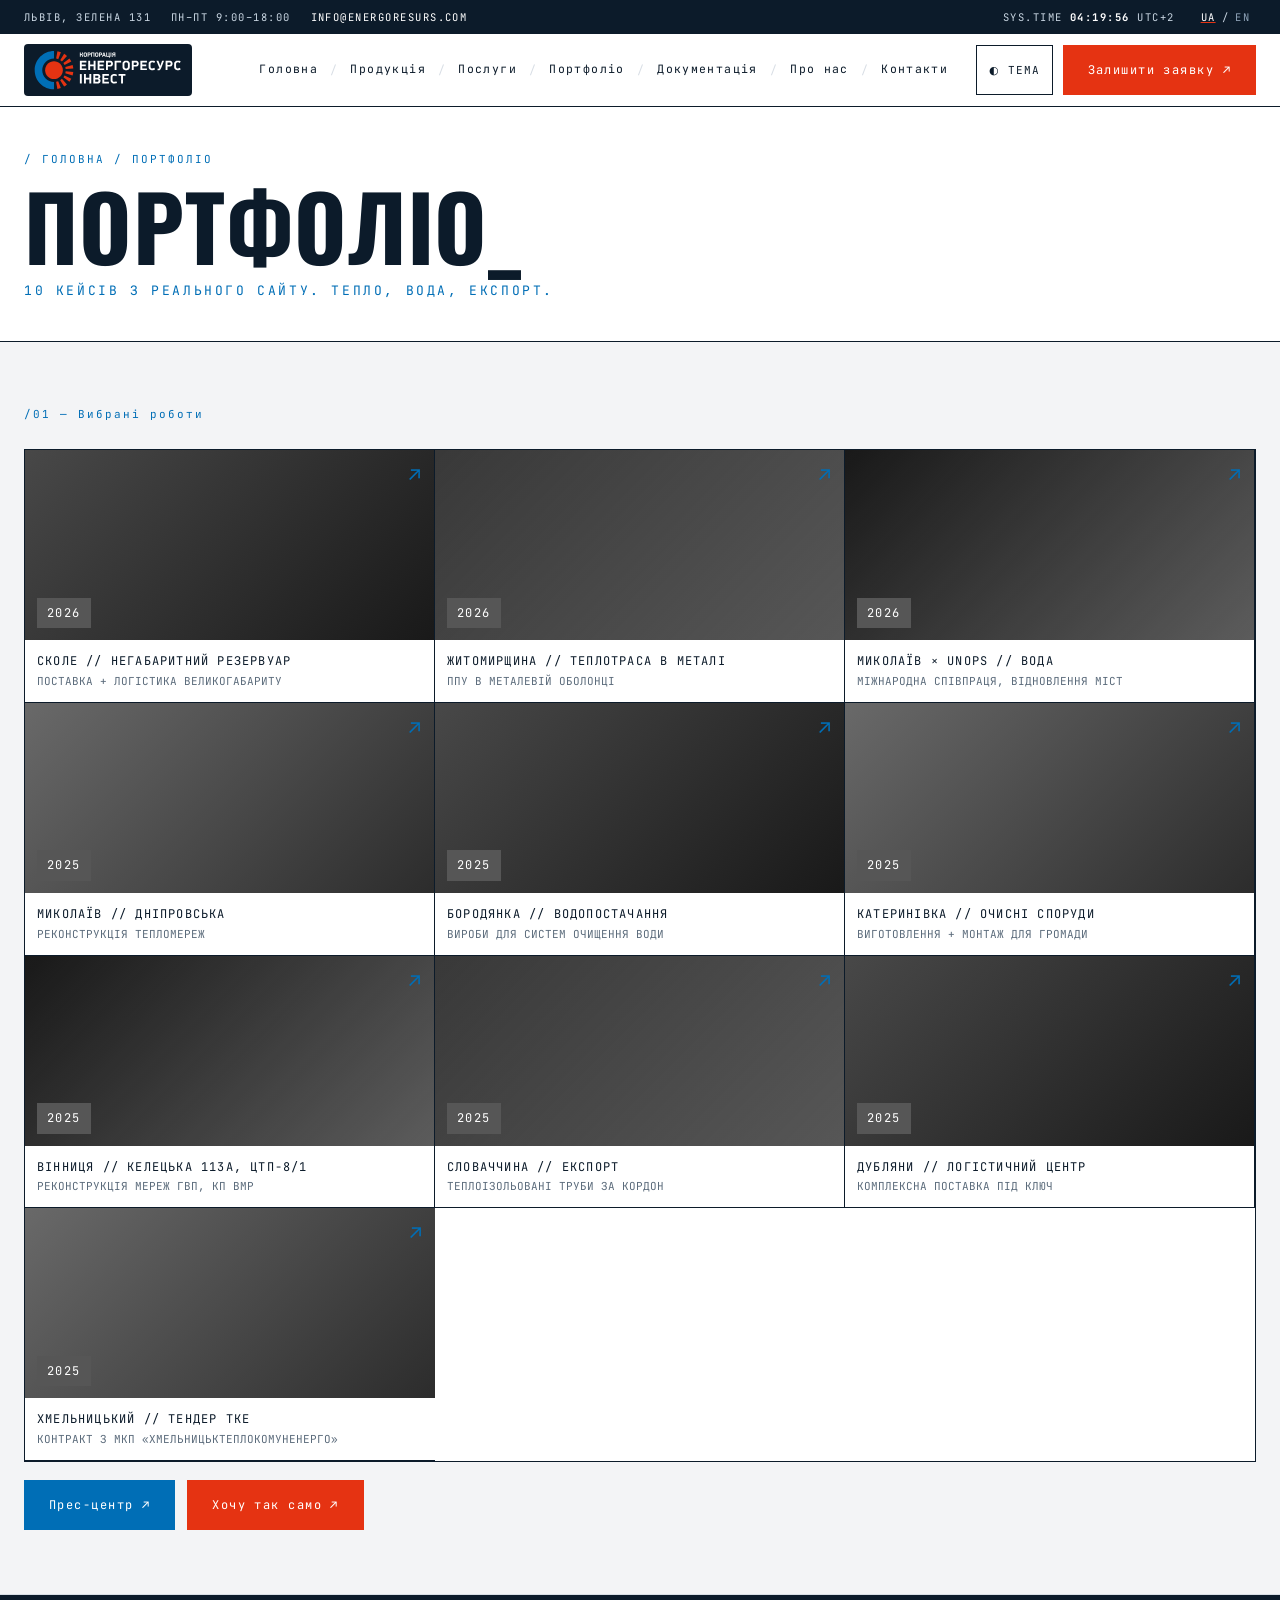
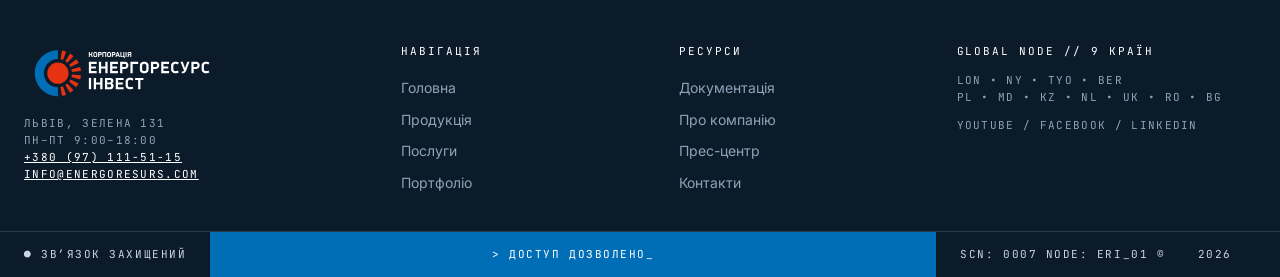
<file: portfolio.html>
<!DOCTYPE html>
<html lang="uk">
<head>
  <meta charset="UTF-8">
  <meta name="viewport" content="width=device-width, initial-scale=1.0">
  <title>Портфоліо — ЕНЕРГОРЕСУРС ІНВЕСТ | Вінниця, Луцьк, Миколаїв × UNOPS</title>
  <meta name="description" content="Реалізовані проєкти: Вінниця ЦТП-8/1, Луцьк ГВП, Миколаїв UNOPS і Дніпровська, Житомирщина, Сколе, Бородянка, Словаччина, Дубляни, Хмельницький.">
  <link rel="preconnect" href="https://fonts.googleapis.com">
  <link rel="preconnect" href="https://fonts.gstatic.com" crossorigin>
  <link href="https://fonts.googleapis.com/css2?family=Oswald:wght@500;600;700&family=JetBrains+Mono:wght@400;500;700&family=Inter:wght@400;500;600;700&display=swap" rel="stylesheet">
  <link rel="stylesheet" href="styles.css">
  <script>try{var t=localStorage.getItem('eri_theme');if(t)document.documentElement.setAttribute('data-theme',t);}catch(e){}</script>
</head>
<body>
<a class="skip" href="#main">До контенту</a>
<div class="sysbar"><div class="wrap sysbar__in">
  <span>ЛЬВІВ, ЗЕЛЕНА 131</span><span class="hide-m">ПН–ПТ 9:00–18:00</span>
  <a href="mailto:info@energoresurs.com">INFO@ENERGORESURS.COM</a>
  <span class="sysbar__right">SYS.TIME <b id="clock">--:--:--</b> UTC+2</span>
  <span class="lang"><button class="on">UA</button>/<button id="langEn">EN</button></span>
</div></div>
<header class="header"><div class="wrap header__in">
  <a class="logo" href="index.html" aria-label="Енергоресурс Інвест — на головну">
    <span class="logo__chip"><img src="logo-4.svg" alt="Енергоресурс Інвест" width="177" height="48"></span></a>
  <nav class="nav" aria-label="Головна навігація">
    <a href="index.html">Головна</a><span>/</span><a href="products.html">Продукція</a><span>/</span>
    <a href="services.html">Послуги</a><span>/</span><a href="portfolio.html">Портфоліо</a><span>/</span>
    <a href="docs.html">Документація</a><span>/</span><a href="about.html">Про нас</a><span>/</span>
    <a href="contacts.html">Контакти</a>
  </nav>
  <div class="header__act">
    <a class="btn btn--red" href="contacts.html">Залишити заявку ↗</a>
    <button class="burger" id="burger" aria-label="Меню" aria-expanded="false" aria-controls="mobileMenu">≡</button>
  </div>
</div>
<nav class="mmenu" id="mobileMenu" hidden aria-label="Мобільна навігація">
  <a href="index.html">Головна</a><a href="products.html">Продукція</a><a href="services.html">Послуги</a>
  <a href="portfolio.html">Портфоліо</a><a href="docs.html">Документація</a><a href="about.html">Про нас</a>
  <a href="contacts.html">Контакти</a>
  <a class="btn btn--red" href="contacts.html">Залишити заявку ↗</a>
</nav></header>

<main id="main">
<section class="pagehead"><div class="wrap">
  <p class="idx">/ ГОЛОВНА / ПОРТФОЛІО</p>
  <h1>ПОРТФОЛІО_</h1>
  <p class="sub">10 КЕЙСІВ З РЕАЛЬНОГО САЙТУ. ТЕПЛО, ВОДА, ЕКСПОРТ.</p>
</div></section>

<section class="sect"><div class="wrap">
  <p class="idx">/01 — Вибрані роботи</p>
  <div class="wgrid wgrid--list">
    <article class="work"><div class="wimg w1"><span>2026</span></div>
      <p class="wname">СКОЛЕ // НЕГАБАРИТНИЙ РЕЗЕРВУАР</p><p class="wsub">ПОСТАВКА + ЛОГІСТИКА ВЕЛИКОГАБАРИТУ</p><a href="contacts.html">↗</a></article>
    <article class="work"><div class="wimg w4"><span>2026</span></div>
      <p class="wname">ЖИТОМИРЩИНА // ТЕПЛОТРАСА В МЕТАЛІ</p><p class="wsub">ППУ В МЕТАЛЕВІЙ ОБОЛОНЦІ</p><a href="contacts.html">↗</a></article>
    <article class="work"><div class="wimg w3"><span>2026</span></div>
      <p class="wname">МИКОЛАЇВ × UNOPS // ВОДА</p><p class="wsub">МІЖНАРОДНА СПІВПРАЦЯ, ВІДНОВЛЕННЯ МІСТ</p><a href="contacts.html">↗</a></article>
    <article class="work"><div class="wimg w2"><span>2025</span></div>
      <p class="wname">МИКОЛАЇВ // ДНІПРОВСЬКА</p><p class="wsub">РЕКОНСТРУКЦІЯ ТЕПЛОМЕРЕЖ</p><a href="contacts.html">↗</a></article>
    <article class="work"><div class="wimg w1"><span>2025</span></div>
      <p class="wname">БОРОДЯНКА // ВОДОПОСТАЧАННЯ</p><p class="wsub">ВИРОБИ ДЛЯ СИСТЕМ ОЧИЩЕННЯ ВОДИ</p><a href="contacts.html">↗</a></article>
    <article class="work"><div class="wimg w2"><span>2025</span></div>
      <p class="wname">КАТЕРИНІВКА // ОЧИСНІ СПОРУДИ</p><p class="wsub">ВИГОТОВЛЕННЯ + МОНТАЖ ДЛЯ ГРОМАДИ</p><a href="contacts.html">↗</a></article>
    <article class="work"><div class="wimg w3"><span>2025</span></div>
      <p class="wname">ВІННИЦЯ // КЕЛЕЦЬКА 113А, ЦТП-8/1</p><p class="wsub">РЕКОНСТРУКЦІЯ МЕРЕЖ ГВП, КП ВМР</p><a href="contacts.html">↗</a></article>
    <article class="work"><div class="wimg w4"><span>2025</span></div>
      <p class="wname">СЛОВАЧЧИНА // ЕКСПОРТ</p><p class="wsub">ТЕПЛОІЗОЛЬОВАНІ ТРУБИ ЗА КОРДОН</p><a href="contacts.html">↗</a></article>
    <article class="work"><div class="wimg w1"><span>2025</span></div>
      <p class="wname">ДУБЛЯНИ // ЛОГІСТИЧНИЙ ЦЕНТР</p><p class="wsub">КОМПЛЕКСНА ПОСТАВКА ПІД КЛЮЧ</p><a href="contacts.html">↗</a></article>
    <article class="work"><div class="wimg w2"><span>2025</span></div>
      <p class="wname">ХМЕЛЬНИЦЬКИЙ // ТЕНДЕР ТКЕ</p><p class="wsub">КОНТРАКТ З МКП «ХМЕЛЬНИЦЬКТЕПЛОКОМУНЕНЕРГО»</p><a href="contacts.html">↗</a></article>
  </div>
  <div class="btnrow">
    <a class="btn btn--blue" href="press.html">Прес-центр ↗</a>
    <a class="btn btn--red" href="contacts.html">Хочу так само ↗</a>
  </div>
</div></section>
</main>

<footer class="footer"><div class="wrap fgrid">
  <div><span class="logo__chip logo__chip--f"><img src="logo-4.svg" alt="Енергоресурс Інвест" width="177" height="48"></span>
    <p class="mono-dim">ЛЬВІВ, ЗЕЛЕНА 131<br>ПН–ПТ 9:00–18:00<br>
    <a href="tel:+380971115115">+380 (97) 111-51-15</a><br>
    <a href="mailto:info@energoresurs.com">INFO@ENERGORESURS.COM</a></p></div>
  <nav aria-label="Футер: навігація"><p class="fhead">НАВІГАЦІЯ</p>
    <a href="index.html">Головна</a><a href="products.html">Продукція</a><a href="services.html">Послуги</a><a href="portfolio.html">Портфоліо</a></nav>
  <nav aria-label="Футер: ресурси"><p class="fhead">РЕСУРСИ</p>
    <a href="docs.html">Документація</a><a href="about.html">Про компанію</a><a href="press.html">Прес-центр</a><a href="contacts.html">Контакти</a></nav>
  <div><p class="fhead">GLOBAL NODE // 9 КРАЇН</p>
    <p class="mono-dim">LON • NY • TYO • BER<br>PL • MD • KZ • NL • UK • RO • BG</p>
    <p class="mono-dim">YOUTUBE / FACEBOOK / LINKEDIN</p></div>
</div>
<div class="statusbar"><span>● ЗВʼЯЗОК ЗАХИЩЕНИЙ</span>
  <span class="statusbar__mid">&gt; ДОСТУП ДОЗВОЛЕНО_</span>
  <span>SCN: 0007 NODE: ERI_01 © <span id="year">2026</span></span></div></footer>
<script src="app.js"></script>
</body>
</html>
</file>
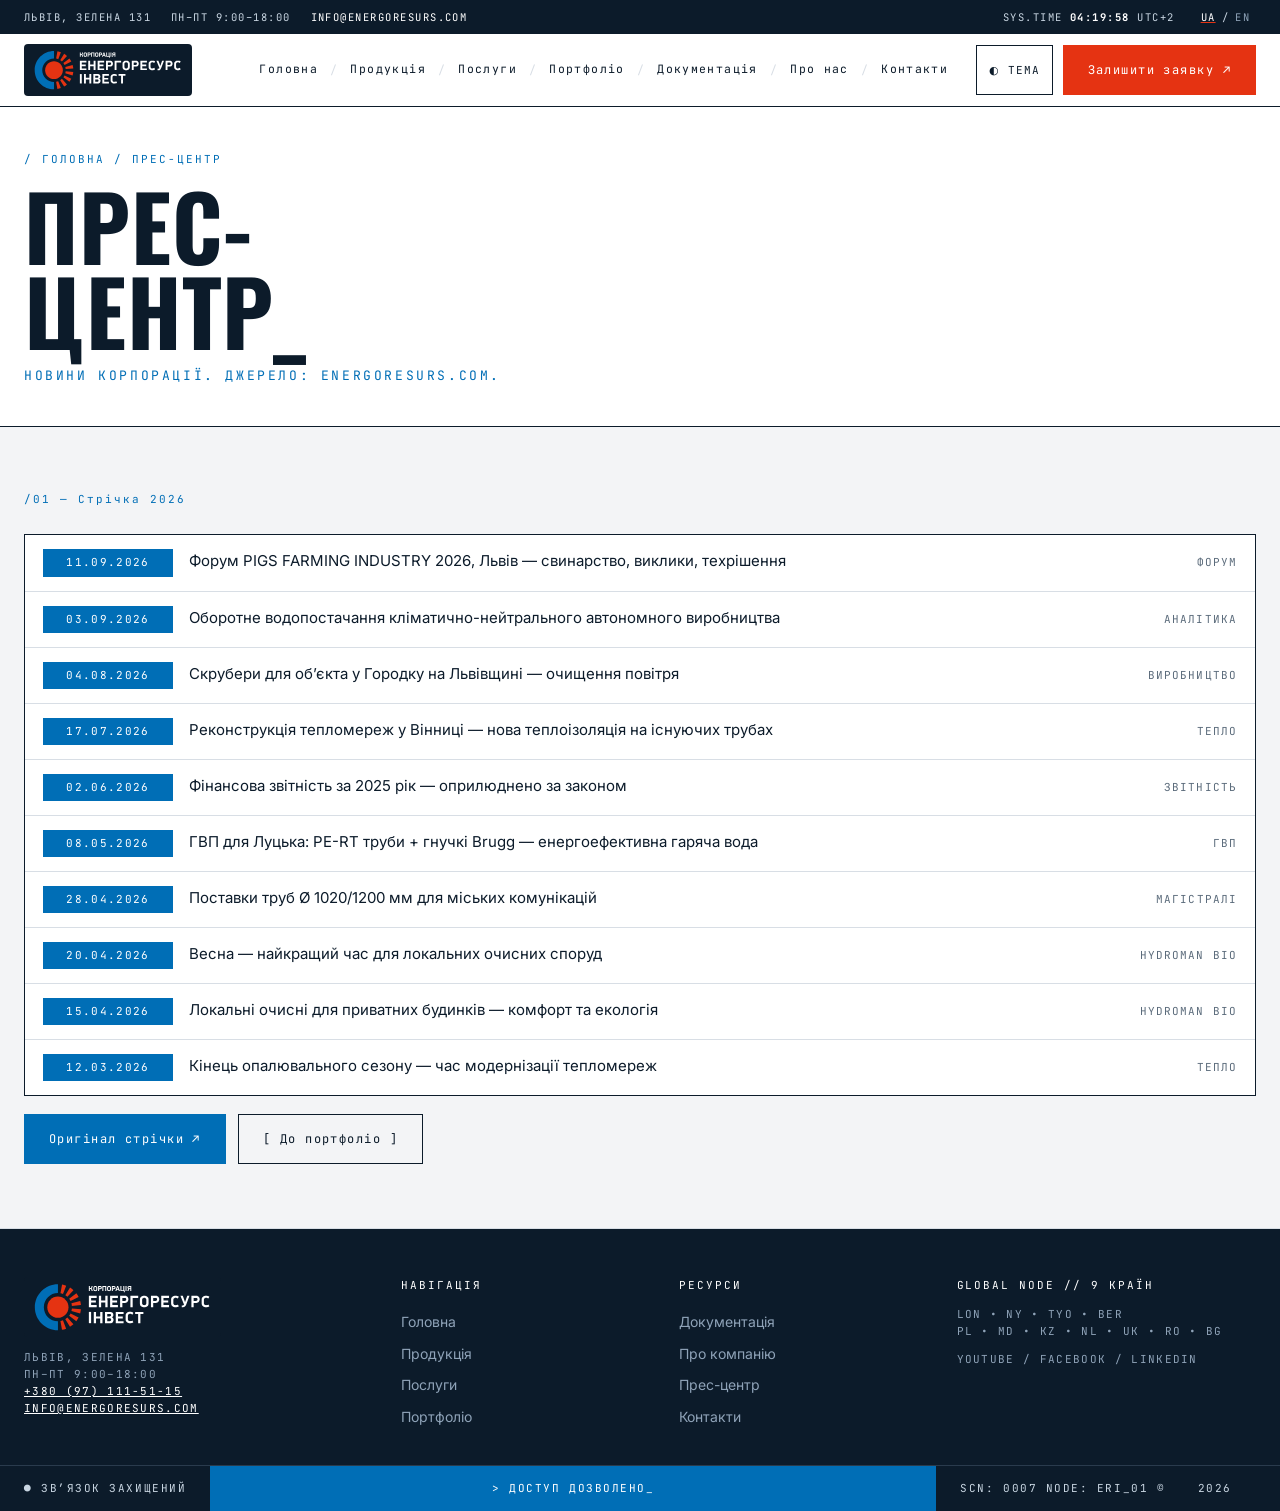
<file: press.html>
<!DOCTYPE html>
<html lang="uk">
<head>
  <meta charset="UTF-8">
  <meta name="viewport" content="width=device-width, initial-scale=1.0">
  <title>Прес-центр — ЕНЕРГОРЕСУРС ІНВЕСТ | Новини 2026</title>
  <meta name="description" content="Новини корпорації: PIGS FARMING 2026, скрубери Городок, Вінниця, Луцьк PE-RT, труби 1020/1200, локальні очисні споруди.">
  <link rel="preconnect" href="https://fonts.googleapis.com">
  <link rel="preconnect" href="https://fonts.gstatic.com" crossorigin>
  <link href="https://fonts.googleapis.com/css2?family=Oswald:wght@500;600;700&family=JetBrains+Mono:wght@400;500;700&family=Inter:wght@400;500;600;700&display=swap" rel="stylesheet">
  <link rel="stylesheet" href="styles.css">
  <script>try{var t=localStorage.getItem('eri_theme');if(t)document.documentElement.setAttribute('data-theme',t);}catch(e){}</script>
</head>
<body>
<a class="skip" href="#main">До контенту</a>
<div class="sysbar"><div class="wrap sysbar__in">
  <span>ЛЬВІВ, ЗЕЛЕНА 131</span><span class="hide-m">ПН–ПТ 9:00–18:00</span>
  <a href="mailto:info@energoresurs.com">INFO@ENERGORESURS.COM</a>
  <span class="sysbar__right">SYS.TIME <b id="clock">--:--:--</b> UTC+2</span>
  <span class="lang"><button class="on">UA</button>/<button id="langEn">EN</button></span>
</div></div>
<header class="header"><div class="wrap header__in">
  <a class="logo" href="index.html" aria-label="Енергоресурс Інвест — на головну">
    <span class="logo__chip"><img src="logo-4.svg" alt="Енергоресурс Інвест" width="177" height="48"></span></a>
  <nav class="nav" aria-label="Головна навігація">
    <a href="index.html">Головна</a><span>/</span><a href="products.html">Продукція</a><span>/</span>
    <a href="services.html">Послуги</a><span>/</span><a href="portfolio.html">Портфоліо</a><span>/</span>
    <a href="docs.html">Документація</a><span>/</span><a href="about.html">Про нас</a><span>/</span>
    <a href="contacts.html">Контакти</a>
  </nav>
  <div class="header__act">
    <a class="btn btn--red" href="contacts.html">Залишити заявку ↗</a>
    <button class="burger" id="burger" aria-label="Меню" aria-expanded="false" aria-controls="mobileMenu">≡</button>
  </div>
</div>
<nav class="mmenu" id="mobileMenu" hidden aria-label="Мобільна навігація">
  <a href="index.html">Головна</a><a href="products.html">Продукція</a><a href="services.html">Послуги</a>
  <a href="portfolio.html">Портфоліо</a><a href="docs.html">Документація</a><a href="about.html">Про нас</a>
  <a href="contacts.html">Контакти</a>
  <a class="btn btn--red" href="contacts.html">Залишити заявку ↗</a>
</nav></header>

<main id="main">
<section class="pagehead"><div class="wrap">
  <p class="idx">/ ГОЛОВНА / ПРЕС-ЦЕНТР</p>
  <h1>ПРЕС-<br>ЦЕНТР_</h1>
  <p class="sub">НОВИНИ КОРПОРАЦІЇ. ДЖЕРЕЛО: ENERGORESURS.COM.</p>
</div></section>

<section class="sect"><div class="wrap">
  <p class="idx">/01 — Стрічка 2026</p>
  <div class="lst">
    <div class="lst__row"><span class="tag">11.09.2026</span><span>Форум PIGS FARMING INDUSTRY 2026, Львів — свинарство, виклики, техрішення</span><span class="right">ФОРУМ</span></div>
    <div class="lst__row"><span class="tag">03.09.2026</span><span>Оборотне водопостачання кліматично-нейтрального автономного виробництва</span><span class="right">АНАЛІТИКА</span></div>
    <div class="lst__row"><span class="tag">04.08.2026</span><span>Скрубери для обʼєкта у Городку на Львівщині — очищення повітря</span><span class="right">ВИРОБНИЦТВО</span></div>
    <div class="lst__row"><span class="tag">17.07.2026</span><span>Реконструкція тепломереж у Вінниці — нова теплоізоляція на існуючих трубах</span><span class="right">ТЕПЛО</span></div>
    <div class="lst__row"><span class="tag">02.06.2026</span><span>Фінансова звітність за 2025 рік — оприлюднено за законом</span><span class="right">ЗВІТНІСТЬ</span></div>
    <div class="lst__row"><span class="tag">08.05.2026</span><span>ГВП для Луцька: PE-RT труби + гнучкі Brugg — енергоефективна гаряча вода</span><span class="right">ГВП</span></div>
    <div class="lst__row"><span class="tag">28.04.2026</span><span>Поставки труб Ø 1020/1200 мм для міських комунікацій</span><span class="right">МАГІСТРАЛІ</span></div>
    <div class="lst__row"><span class="tag">20.04.2026</span><span>Весна — найкращий час для локальних очисних споруд</span><span class="right">HYDROMAN BIO</span></div>
    <div class="lst__row"><span class="tag">15.04.2026</span><span>Локальні очисні для приватних будинків — комфорт та екологія</span><span class="right">HYDROMAN BIO</span></div>
    <div class="lst__row"><span class="tag">12.03.2026</span><span>Кінець опалювального сезону — час модернізації тепломереж</span><span class="right">ТЕПЛО</span></div>
  </div>
  <div class="btnrow">
    <a class="btn btn--blue" href="https://energoresurs.com/press-center/" target="_blank" rel="noopener">Оригінал стрічки ↗</a>
    <a class="btn btn--ghost" href="portfolio.html">[ До портфоліо ]</a>
  </div>
</div></section>
</main>

<footer class="footer"><div class="wrap fgrid">
  <div><span class="logo__chip logo__chip--f"><img src="logo-4.svg" alt="Енергоресурс Інвест" width="177" height="48"></span>
    <p class="mono-dim">ЛЬВІВ, ЗЕЛЕНА 131<br>ПН–ПТ 9:00–18:00<br>
    <a href="tel:+380971115115">+380 (97) 111-51-15</a><br>
    <a href="mailto:info@energoresurs.com">INFO@ENERGORESURS.COM</a></p></div>
  <nav aria-label="Футер: навігація"><p class="fhead">НАВІГАЦІЯ</p>
    <a href="index.html">Головна</a><a href="products.html">Продукція</a><a href="services.html">Послуги</a><a href="portfolio.html">Портфоліо</a></nav>
  <nav aria-label="Футер: ресурси"><p class="fhead">РЕСУРСИ</p>
    <a href="docs.html">Документація</a><a href="about.html">Про компанію</a><a href="press.html">Прес-центр</a><a href="contacts.html">Контакти</a></nav>
  <div><p class="fhead">GLOBAL NODE // 9 КРАЇН</p>
    <p class="mono-dim">LON • NY • TYO • BER<br>PL • MD • KZ • NL • UK • RO • BG</p>
    <p class="mono-dim">YOUTUBE / FACEBOOK / LINKEDIN</p></div>
</div>
<div class="statusbar"><span>● ЗВʼЯЗОК ЗАХИЩЕНИЙ</span>
  <span class="statusbar__mid">&gt; ДОСТУП ДОЗВОЛЕНО_</span>
  <span>SCN: 0007 NODE: ERI_01 © <span id="year">2026</span></span></div></footer>
<script src="app.js"></script>
</body>
</html>
</file>
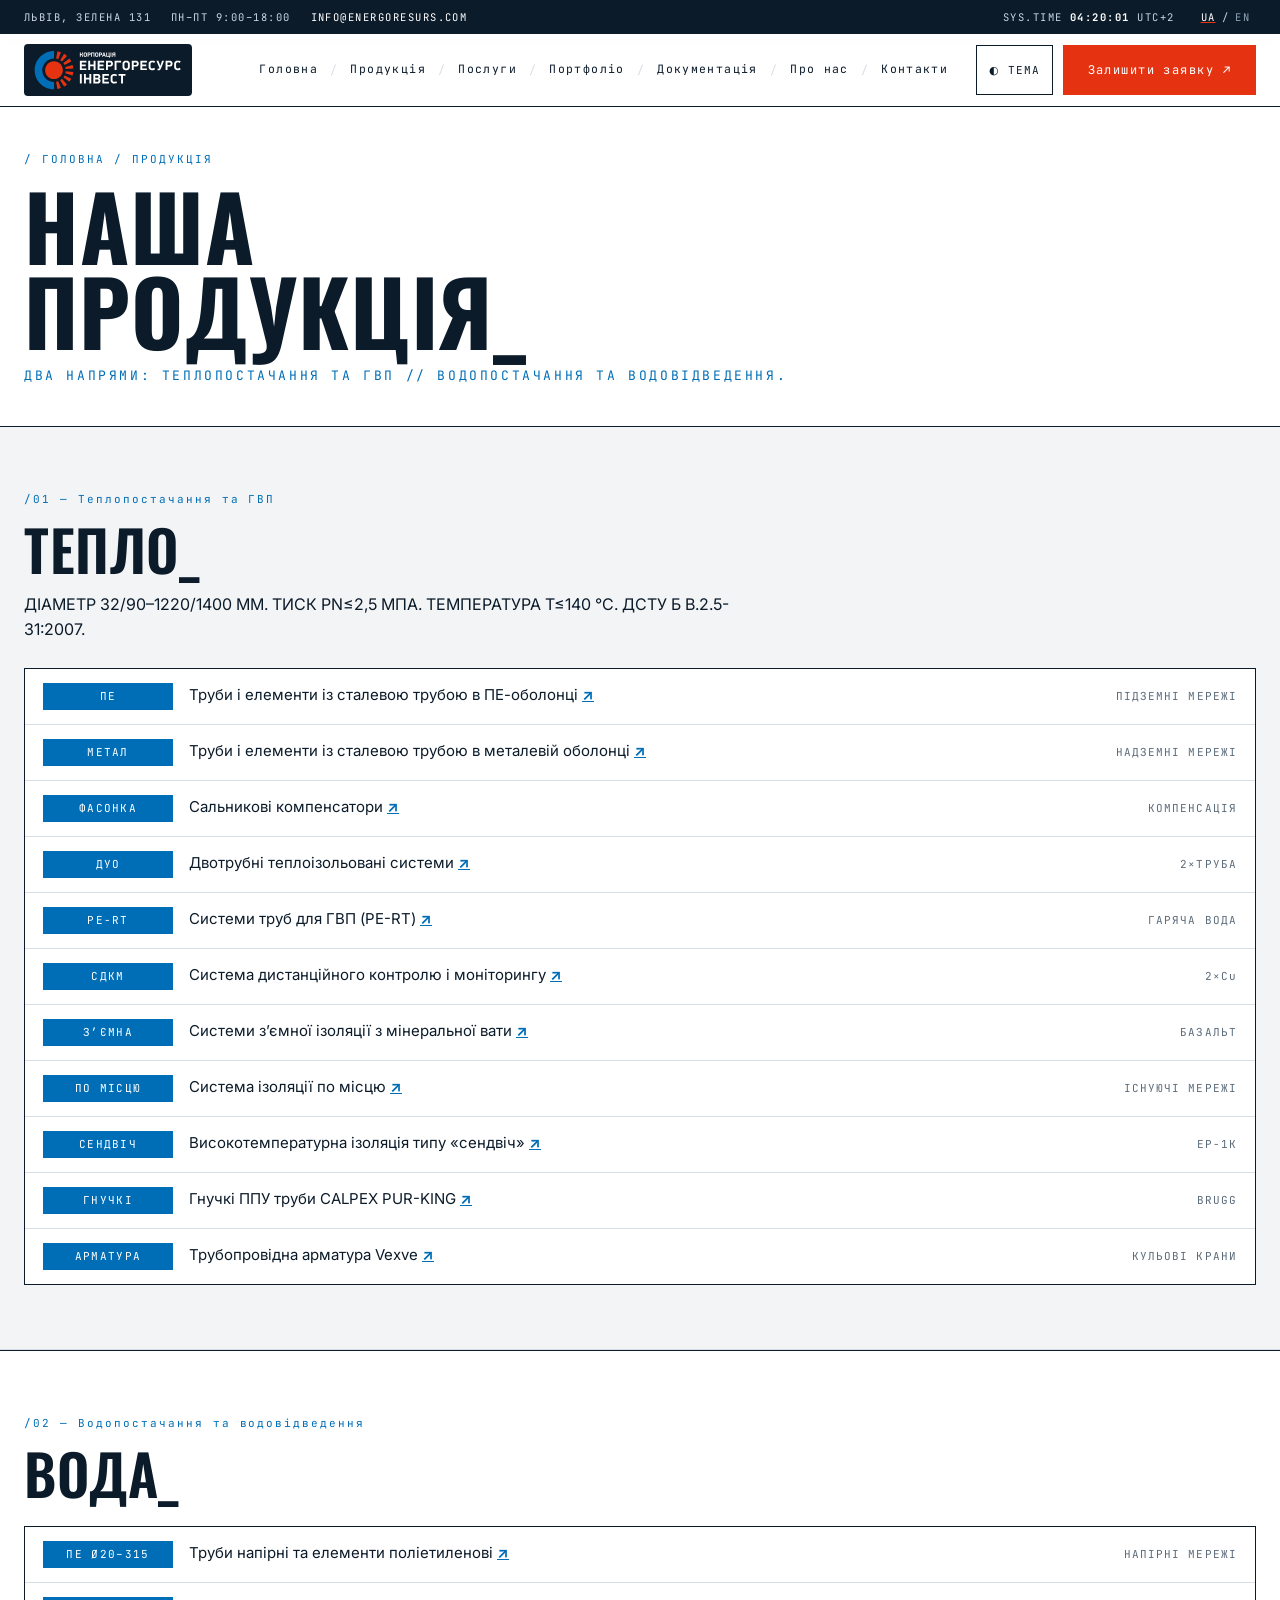
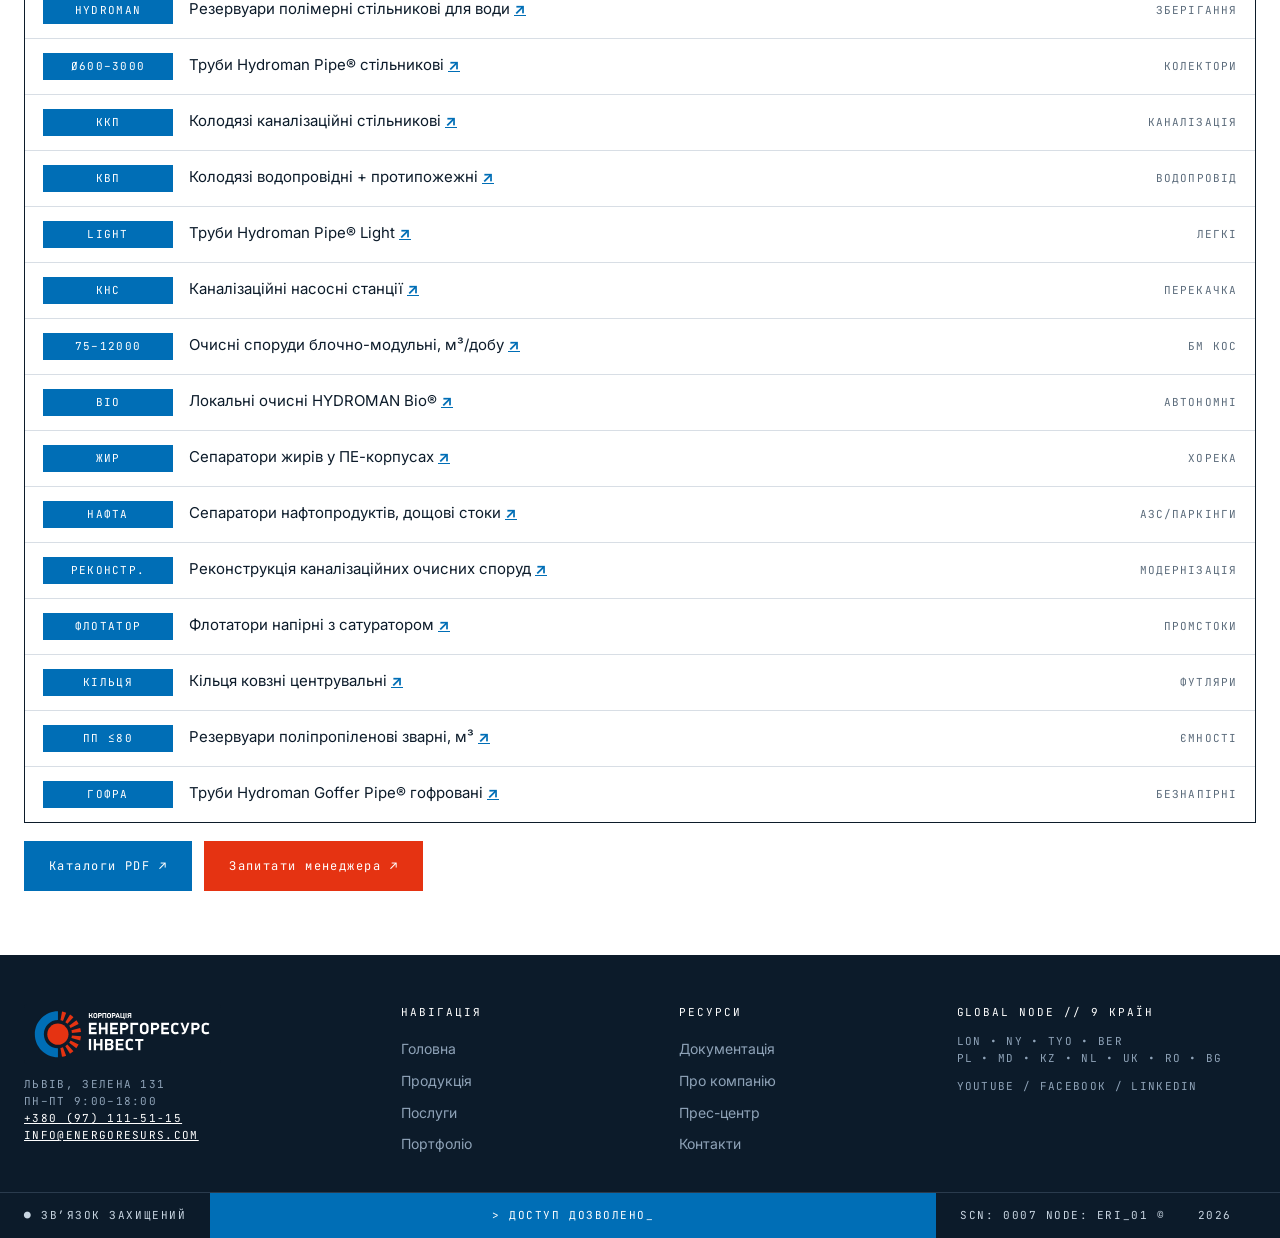
<file: products.html>
<!DOCTYPE html>
<html lang="uk">
<head>
  <meta charset="UTF-8">
  <meta name="viewport" content="width=device-width, initial-scale=1.0">
  <title>Наша продукція — ЕНЕРГОРЕСУРС ІНВЕСТ | Тепло, ГВП, вода, каналізація</title>
  <meta name="description" content="Труби ППУ в ПЕ і металевій оболонці, ДКМ, PE-RT, CALPEX, КНС, очисні споруди HYDROMAN, резервуари. Повний каталог продукції корпорації.">
  <link rel="preconnect" href="https://fonts.googleapis.com">
  <link rel="preconnect" href="https://fonts.gstatic.com" crossorigin>
  <link href="https://fonts.googleapis.com/css2?family=Oswald:wght@500;600;700&family=JetBrains+Mono:wght@400;500;700&family=Inter:wght@400;500;600;700&display=swap" rel="stylesheet">
  <link rel="stylesheet" href="styles.css">
  <script>try{var t=localStorage.getItem('eri_theme');if(t)document.documentElement.setAttribute('data-theme',t);}catch(e){}</script>
</head>
<body>
<a class="skip" href="#main">До контенту</a>
<div class="sysbar"><div class="wrap sysbar__in">
  <span>ЛЬВІВ, ЗЕЛЕНА 131</span><span class="hide-m">ПН–ПТ 9:00–18:00</span>
  <a href="mailto:info@energoresurs.com">INFO@ENERGORESURS.COM</a>
  <span class="sysbar__right">SYS.TIME <b id="clock">--:--:--</b> UTC+2</span>
  <span class="lang"><button class="on">UA</button>/<button id="langEn">EN</button></span>
</div></div>
<header class="header"><div class="wrap header__in">
  <a class="logo" href="index.html" aria-label="Енергоресурс Інвест — на головну">
    <span class="logo__chip"><img src="logo-4.svg" alt="Енергоресурс Інвест" width="177" height="48"></span></a>
  <nav class="nav" aria-label="Головна навігація">
    <a href="index.html">Головна</a><span>/</span><a href="products.html">Продукція</a><span>/</span>
    <a href="services.html">Послуги</a><span>/</span><a href="portfolio.html">Портфоліо</a><span>/</span>
    <a href="docs.html">Документація</a><span>/</span><a href="about.html">Про нас</a><span>/</span>
    <a href="contacts.html">Контакти</a>
  </nav>
  <div class="header__act">
    <a class="btn btn--red" href="contacts.html">Залишити заявку ↗</a>
    <button class="burger" id="burger" aria-label="Меню" aria-expanded="false" aria-controls="mobileMenu">≡</button>
  </div>
</div>
<nav class="mmenu" id="mobileMenu" hidden aria-label="Мобільна навігація">
  <a href="index.html">Головна</a><a href="products.html">Продукція</a><a href="services.html">Послуги</a>
  <a href="portfolio.html">Портфоліо</a><a href="docs.html">Документація</a><a href="about.html">Про нас</a>
  <a href="contacts.html">Контакти</a>
  <a class="btn btn--red" href="contacts.html">Залишити заявку ↗</a>
</nav></header>

<main id="main">
<section class="pagehead"><div class="wrap">
  <p class="idx">/ ГОЛОВНА / ПРОДУКЦІЯ</p>
  <h1>НАША<br>ПРОДУКЦІЯ_</h1>
  <p class="sub">ДВА НАПРЯМИ: ТЕПЛОПОСТАЧАННЯ ТА ГВП // ВОДОПОСТАЧАННЯ ТА ВОДОВІДВЕДЕННЯ.</p>
</div></section>

<section class="sect"><div class="wrap">
  <p class="idx">/01 — Теплопостачання та ГВП</p>
  <h2>ТЕПЛО_</h2>
  <p class="txt">ДІАМЕТР 32/90–1220/1400 ММ. ТИСК PN≤2,5 МПА. ТЕМПЕРАТУРА T≤140 °C. ДСТУ Б В.2.5-31:2007.</p>
  <div class="lst">
    <div class="lst__row"><span class="tag">ПЕ</span><span>Труби і елементи із сталевою трубою в ПЕ-оболонці <a href="https://energoresurs.com/produkcia/teplo/tubeswarm-pe.html" target="_blank" rel="noopener">↗</a></span><span class="right">ПІДЗЕМНІ МЕРЕЖІ</span></div>
    <div class="lst__row"><span class="tag">МЕТАЛ</span><span>Труби і елементи із сталевою трубою в металевій оболонці <a href="https://energoresurs.com/produkcia/teplo/tubeswarm-metal.html" target="_blank" rel="noopener">↗</a></span><span class="right">НАДЗЕМНІ МЕРЕЖІ</span></div>
    <div class="lst__row"><span class="tag">ФАСОНКА</span><span>Сальникові компенсатори <a href="https://energoresurs.com/produkcia/teplo/kompensatory.html" target="_blank" rel="noopener">↗</a></span><span class="right">КОМПЕНСАЦІЯ</span></div>
    <div class="lst__row"><span class="tag">ДУО</span><span>Двотрубні теплоізольовані системи <a href="https://energoresurs.com/produkcia/teplo/2tubes.html" target="_blank" rel="noopener">↗</a></span><span class="right">2×ТРУБА</span></div>
    <div class="lst__row"><span class="tag">PE-RT</span><span>Системи труб для ГВП (PE-RT) <a href="https://energoresurs.com/produkcia/teplo/hotwatertubes.html" target="_blank" rel="noopener">↗</a></span><span class="right">ГАРЯЧА ВОДА</span></div>
    <div class="lst__row"><span class="tag">СДКМ</span><span>Система дистанційного контролю і моніторингу <a href="https://energoresurs.com/produkcia/teplo/sdkm.html" target="_blank" rel="noopener">↗</a></span><span class="right">2×Cu</span></div>
    <div class="lst__row"><span class="tag">ЗʼЄМНА</span><span>Системи зʼємної ізоляції з мінеральної вати <a href="https://energoresurs.com/produkcia/teplo/cylinder.html" target="_blank" rel="noopener">↗</a></span><span class="right">БАЗАЛЬТ</span></div>
    <div class="lst__row"><span class="tag">ПО МІСЦЮ</span><span>Система ізоляції по місцю <a href="https://energoresurs.com/produkcia/teplo/isolationhot.html" target="_blank" rel="noopener">↗</a></span><span class="right">ІСНУЮЧІ МЕРЕЖІ</span></div>
    <div class="lst__row"><span class="tag">СЕНДВІЧ</span><span>Високотемпературна ізоляція типу «сендвіч» <a href="https://energoresurs.com/produkcia/teplo/sandwich.html" target="_blank" rel="noopener">↗</a></span><span class="right">ЕР-1К</span></div>
    <div class="lst__row"><span class="tag">ГНУЧКІ</span><span>Гнучкі ППУ труби CALPEX PUR-KING <a href="https://energoresurs.com/produkcia/teplo/calpex.html" target="_blank" rel="noopener">↗</a></span><span class="right">BRUGG</span></div>
    <div class="lst__row"><span class="tag">АРМАТУРА</span><span>Трубопровідна арматура Vexve <a href="https://energoresurs.com/produkcia/teplo/vexve.html" target="_blank" rel="noopener">↗</a></span><span class="right">КУЛЬОВІ КРАНИ</span></div>
  </div>
</div></section>

<section class="sect sect--panel"><div class="wrap">
  <p class="idx">/02 — Водопостачання та водовідведення</p>
  <h2>ВОДА_</h2>
  <div class="lst">
    <div class="lst__row"><span class="tag">ПЕ Ø20–315</span><span>Труби напірні та елементи поліетиленові <a href="https://energoresurs.com/produkcia/voda/napirni-truby-pe.html" target="_blank" rel="noopener">↗</a></span><span class="right">НАПІРНІ МЕРЕЖІ</span></div>
    <div class="lst__row"><span class="tag">HYDROMAN</span><span>Резервуари полімерні стільникові для води <a href="https://energoresurs.com/produkcia/voda/rezervuary-polietylenovi.html" target="_blank" rel="noopener">↗</a></span><span class="right">ЗБЕРІГАННЯ</span></div>
    <div class="lst__row"><span class="tag">Ø600–3000</span><span>Труби Hydroman Pipe® стільникові <a href="https://energoresurs.com/produkcia/voda/tubepolimer.html" target="_blank" rel="noopener">↗</a></span><span class="right">КОЛЕКТОРИ</span></div>
    <div class="lst__row"><span class="tag">ККП</span><span>Колодязі каналізаційні стільникові <a href="https://energoresurs.com/produkcia/voda/kkp.html" target="_blank" rel="noopener">↗</a></span><span class="right">КАНАЛІЗАЦІЯ</span></div>
    <div class="lst__row"><span class="tag">КВП</span><span>Колодязі водопровідні + протипожежні <a href="https://energoresurs.com/produkcia/voda/kolodyazivp.html" target="_blank" rel="noopener">↗</a></span><span class="right">ВОДОПРОВІД</span></div>
    <div class="lst__row"><span class="tag">LIGHT</span><span>Труби Hydroman Pipe® Light <a href="https://energoresurs.com/produkcia/voda/tubepolimerlight.html" target="_blank" rel="noopener">↗</a></span><span class="right">ЛЕГКІ</span></div>
    <div class="lst__row"><span class="tag">КНС</span><span>Каналізаційні насосні станції <a href="https://energoresurs.com/produkcia/voda/kns.html" target="_blank" rel="noopener">↗</a></span><span class="right">ПЕРЕКАЧКА</span></div>
    <div class="lst__row"><span class="tag">75–12000</span><span>Очисні споруди блочно-модульні, м³/добу <a href="https://energoresurs.com/produkcia/voda/bmkos.html" target="_blank" rel="noopener">↗</a></span><span class="right">БМ КОС</span></div>
    <div class="lst__row"><span class="tag">BIO</span><span>Локальні очисні HYDROMAN Bio® <a href="https://energoresurs.com/produkcia/voda/local.php" target="_blank" rel="noopener">↗</a></span><span class="right">АВТОНОМНІ</span></div>
    <div class="lst__row"><span class="tag">ЖИР</span><span>Сепаратори жирів у ПЕ-корпусах <a href="https://energoresurs.com/produkcia/voda/fatseparators.html" target="_blank" rel="noopener">↗</a></span><span class="right">ХОРЕКА</span></div>
    <div class="lst__row"><span class="tag">НАФТА</span><span>Сепаратори нафтопродуктів, дощові стоки <a href="https://energoresurs.com/produkcia/voda/separatory.html" target="_blank" rel="noopener">↗</a></span><span class="right">АЗС/ПАРКІНГИ</span></div>
    <div class="lst__row"><span class="tag">РЕКОНСТР.</span><span>Реконструкція каналізаційних очисних споруд <a href="https://energoresurs.com/produkcia/voda/reconstruction.html" target="_blank" rel="noopener">↗</a></span><span class="right">МОДЕРНІЗАЦІЯ</span></div>
    <div class="lst__row"><span class="tag">ФЛОТАТОР</span><span>Флотатори напірні з сатуратором <a href="https://energoresurs.com/produkcia/voda/flotatory.html" target="_blank" rel="noopener">↗</a></span><span class="right">ПРОМСТОКИ</span></div>
    <div class="lst__row"><span class="tag">КІЛЬЦЯ</span><span>Кільця ковзні центрувальні <a href="https://energoresurs.com/produkcia/voda/rings.html" target="_blank" rel="noopener">↗</a></span><span class="right">ФУТЛЯРИ</span></div>
    <div class="lst__row"><span class="tag">ПП ≤80</span><span>Резервуари поліпропіленові зварні, м³ <a href="https://energoresurs.com/produkcia/voda/zvarni.html" target="_blank" rel="noopener">↗</a></span><span class="right">ЄМНОСТІ</span></div>
    <div class="lst__row"><span class="tag">ГОФРА</span><span>Труби Hydroman Goffer Pipe® гофровані <a href="https://energoresurs.com/produkcia/voda/hydromangoffer.html" target="_blank" rel="noopener">↗</a></span><span class="right">БЕЗНАПІРНІ</span></div>
  </div>
  <div class="btnrow">
    <a class="btn btn--blue" href="docs.html">Каталоги PDF ↗</a>
    <a class="btn btn--red" href="contacts.html">Запитати менеджера ↗</a>
  </div>
</div></section>
</main>

<footer class="footer"><div class="wrap fgrid">
  <div><span class="logo__chip logo__chip--f"><img src="logo-4.svg" alt="Енергоресурс Інвест" width="177" height="48"></span>
    <p class="mono-dim">ЛЬВІВ, ЗЕЛЕНА 131<br>ПН–ПТ 9:00–18:00<br>
    <a href="tel:+380971115115">+380 (97) 111-51-15</a><br>
    <a href="mailto:info@energoresurs.com">INFO@ENERGORESURS.COM</a></p></div>
  <nav aria-label="Футер: навігація"><p class="fhead">НАВІГАЦІЯ</p>
    <a href="index.html">Головна</a><a href="products.html">Продукція</a><a href="services.html">Послуги</a><a href="portfolio.html">Портфоліо</a></nav>
  <nav aria-label="Футер: ресурси"><p class="fhead">РЕСУРСИ</p>
    <a href="docs.html">Документація</a><a href="about.html">Про компанію</a><a href="press.html">Прес-центр</a><a href="contacts.html">Контакти</a></nav>
  <div><p class="fhead">GLOBAL NODE // 9 КРАЇН</p>
    <p class="mono-dim">LON • NY • TYO • BER<br>PL • MD • KZ • NL • UK • RO • BG</p>
    <p class="mono-dim">YOUTUBE / FACEBOOK / LINKEDIN</p></div>
</div>
<div class="statusbar"><span>● ЗВʼЯЗОК ЗАХИЩЕНИЙ</span>
  <span class="statusbar__mid">&gt; ДОСТУП ДОЗВОЛЕНО_</span>
  <span>SCN: 0007 NODE: ERI_01 © <span id="year">2026</span></span></div></footer>
<script src="app.js"></script>
</body>
</html>
</file>
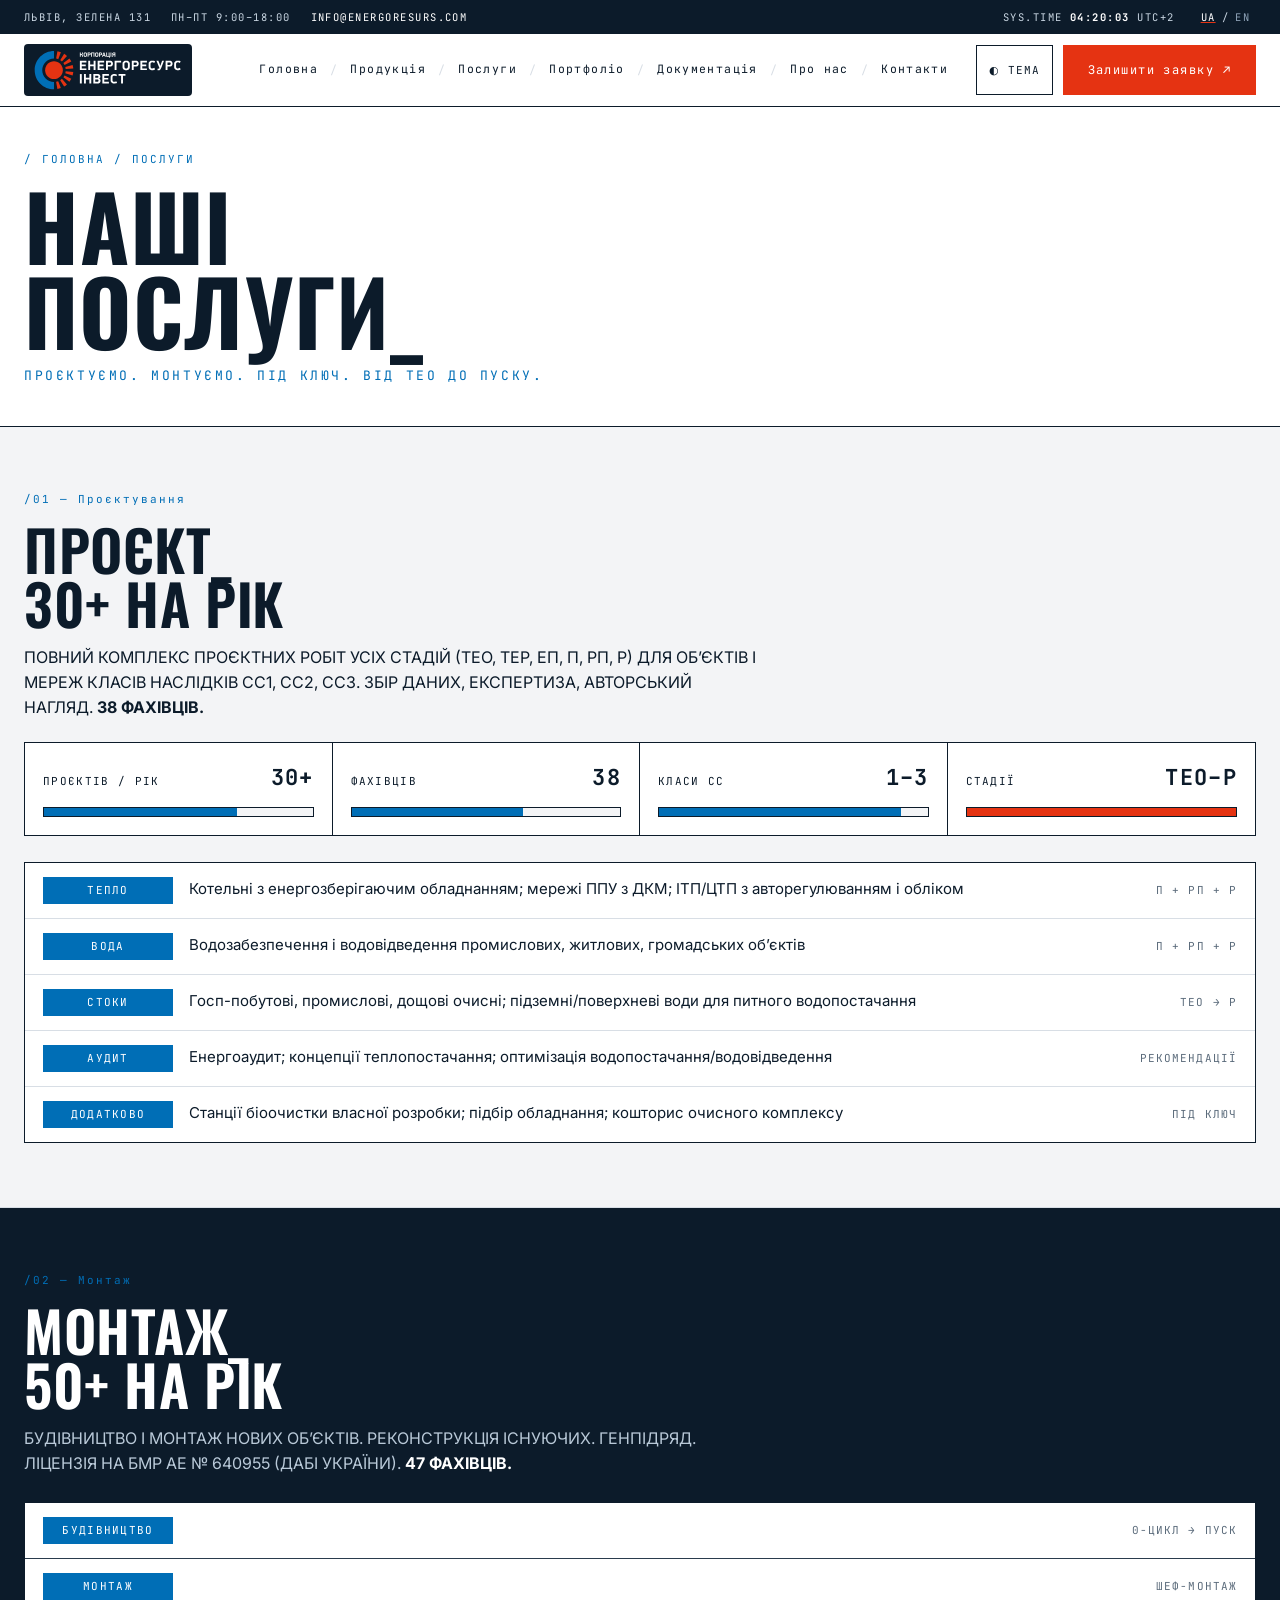
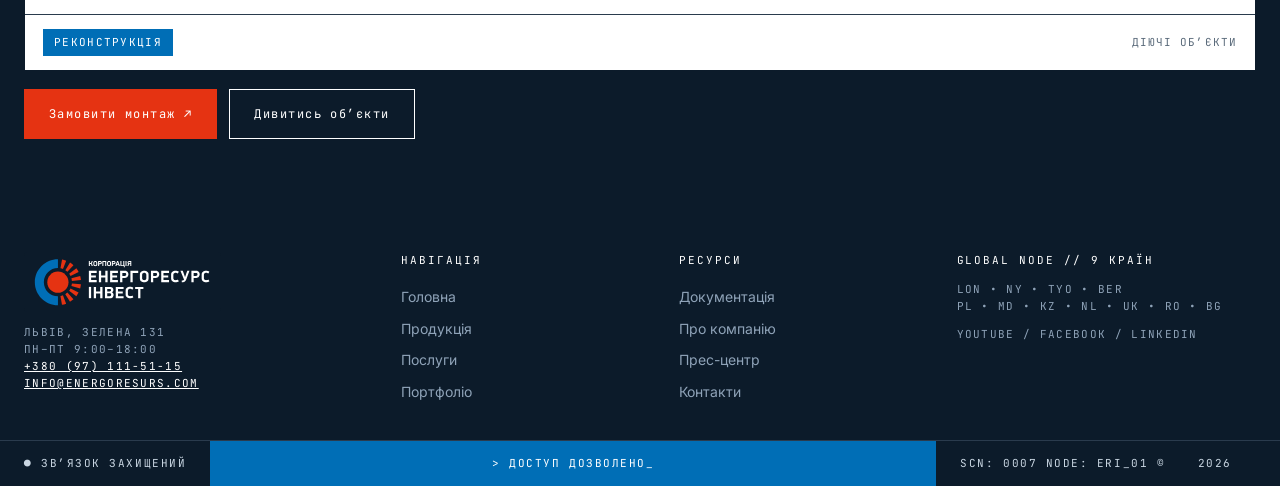
<file: services.html>
<!DOCTYPE html>
<html lang="uk">
<head>
  <meta charset="UTF-8">
  <meta name="viewport" content="width=device-width, initial-scale=1.0">
  <title>Наші послуги — ЕНЕРГОРЕСУРС ІНВЕСТ | Проєктування 30+/рік, монтаж 50+/рік</title>
  <meta name="description" content="Проєктування СС1–СС3: котельні, тепломережі ППУ з ДКМ, ІТП/ЦТП, вода, очисні. Монтаж під ключ, ліцензія АЕ № 640955. Аудит, шеф-монтаж.">
  <link rel="preconnect" href="https://fonts.googleapis.com">
  <link rel="preconnect" href="https://fonts.gstatic.com" crossorigin>
  <link href="https://fonts.googleapis.com/css2?family=Oswald:wght@500;600;700&family=JetBrains+Mono:wght@400;500;700&family=Inter:wght@400;500;600;700&display=swap" rel="stylesheet">
  <link rel="stylesheet" href="styles.css">
  <script>try{var t=localStorage.getItem('eri_theme');if(t)document.documentElement.setAttribute('data-theme',t);}catch(e){}</script>
</head>
<body>
<a class="skip" href="#main">До контенту</a>
<div class="sysbar"><div class="wrap sysbar__in">
  <span>ЛЬВІВ, ЗЕЛЕНА 131</span><span class="hide-m">ПН–ПТ 9:00–18:00</span>
  <a href="mailto:info@energoresurs.com">INFO@ENERGORESURS.COM</a>
  <span class="sysbar__right">SYS.TIME <b id="clock">--:--:--</b> UTC+2</span>
  <span class="lang"><button class="on">UA</button>/<button id="langEn">EN</button></span>
</div></div>
<header class="header"><div class="wrap header__in">
  <a class="logo" href="index.html" aria-label="Енергоресурс Інвест — на головну">
    <span class="logo__chip"><img src="logo-4.svg" alt="Енергоресурс Інвест" width="177" height="48"></span></a>
  <nav class="nav" aria-label="Головна навігація">
    <a href="index.html">Головна</a><span>/</span><a href="products.html">Продукція</a><span>/</span>
    <a href="services.html">Послуги</a><span>/</span><a href="portfolio.html">Портфоліо</a><span>/</span>
    <a href="docs.html">Документація</a><span>/</span><a href="about.html">Про нас</a><span>/</span>
    <a href="contacts.html">Контакти</a>
  </nav>
  <div class="header__act">
    <a class="btn btn--red" href="contacts.html">Залишити заявку ↗</a>
    <button class="burger" id="burger" aria-label="Меню" aria-expanded="false" aria-controls="mobileMenu">≡</button>
  </div>
</div>
<nav class="mmenu" id="mobileMenu" hidden aria-label="Мобільна навігація">
  <a href="index.html">Головна</a><a href="products.html">Продукція</a><a href="services.html">Послуги</a>
  <a href="portfolio.html">Портфоліо</a><a href="docs.html">Документація</a><a href="about.html">Про нас</a>
  <a href="contacts.html">Контакти</a>
  <a class="btn btn--red" href="contacts.html">Залишити заявку ↗</a>
</nav></header>

<main id="main">
<section class="pagehead"><div class="wrap">
  <p class="idx">/ ГОЛОВНА / ПОСЛУГИ</p>
  <h1>НАШІ<br>ПОСЛУГИ_</h1>
  <p class="sub">ПРОЄКТУЄМО. МОНТУЄМО. ПІД КЛЮЧ. ВІД ТЕО ДО ПУСКУ.</p>
</div></section>

<section class="sect"><div class="wrap">
  <p class="idx">/01 — Проєктування</p>
  <h2>ПРОЄКТ_<br>30+ НА РІК</h2>
  <p class="txt">ПОВНИЙ КОМПЛЕКС ПРОЄКТНИХ РОБІТ УСІХ СТАДІЙ (ТЕО, ТЕР, ЕП, П, РП, Р) ДЛЯ ОБʼЄКТІВ І МЕРЕЖ КЛАСІВ НАСЛІДКІВ СС1, СС2, СС3. ЗБІР ДАНИХ, ЕКСПЕРТИЗА, АВТОРСЬКИЙ НАГЛЯД. <b>38 ФАХІВЦІВ.</b></p>
  <div class="status-grid" style="margin-top:22px">
    <div class="stat"><div class="stat__row"><span>ПРОЄКТІВ / РІК</span><b>30+</b></div><div class="bar"><i style="--w:72%"></i></div></div>
    <div class="stat"><div class="stat__row"><span>ФАХІВЦІВ</span><b>38</b></div><div class="bar"><i style="--w:64%"></i></div></div>
    <div class="stat"><div class="stat__row"><span>КЛАСИ СС</span><b>1–3</b></div><div class="bar"><i style="--w:90%"></i></div></div>
    <div class="stat"><div class="stat__row"><span>СТАДІЇ</span><b>ТЕО–Р</b></div><div class="bar bar--red"><i style="--w:100%"></i></div></div>
  </div>
  <div class="lst" style="margin-top:26px">
    <div class="lst__row"><span class="tag">ТЕПЛО</span><span>Котельні з енергозберігаючим обладнанням; мережі ППУ з ДКМ; ІТП/ЦТП з авторегулюванням і обліком</span><span class="right">П + РП + Р</span></div>
    <div class="lst__row"><span class="tag">ВОДА</span><span>Водозабезпечення і водовідведення промислових, житлових, громадських обʼєктів</span><span class="right">П + РП + Р</span></div>
    <div class="lst__row"><span class="tag">СТОКИ</span><span>Госп-побутові, промислові, дощові очисні; підземні/поверхневі води для питного водопостачання</span><span class="right">ТЕО → Р</span></div>
    <div class="lst__row"><span class="tag">АУДИТ</span><span>Енергоаудит; концепції теплопостачання; оптимізація водопостачання/водовідведення</span><span class="right">РЕКОМЕНДАЦІЇ</span></div>
    <div class="lst__row"><span class="tag">ДОДАТКОВО</span><span>Станції біоочистки власної розробки; підбір обладнання; кошторис очисного комплексу</span><span class="right">ПІД КЛЮЧ</span></div>
  </div>
</div></section>

<section class="sect sect--dark"><div class="wrap">
  <p class="idx idx--inv">/02 — Монтаж</p>
  <h2 class="inv">МОНТАЖ_<br>50+ НА РІК</h2>
  <p class="txt dim">БУДІВНИЦТВО І МОНТАЖ НОВИХ ОБʼЄКТІВ. РЕКОНСТРУКЦІЯ ІСНУЮЧИХ. ГЕНПІДРЯД. ЛІЦЕНЗІЯ НА БМР АЕ № 640955 (ДАБІ УКРАЇНИ). <b>47 ФАХІВЦІВ.</b></p>
  <div class="lst lst--inv" style="margin-top:26px">
    <div class="lst__row"><span class="tag">БУДІВНИЦТВО</span><span>Котельні, промобʼєкти, теплотраси, теплогідроізоляція стиків, каналізаційні/газові мережі, очисні, насосні</span><span class="right">0-ЦИКЛ → ПУСК</span></div>
    <div class="lst__row"><span class="tag">МОНТАЖ</span><span>СДКМ трубопроводів; ІТП/ЦТП + пусконаладка; зʼємна ізоляція надземних труб, газоходів, ємностей</span><span class="right">ШЕФ-МОНТАЖ</span></div>
    <div class="lst__row"><span class="tag">РЕКОНСТРУКЦІЯ</span><span>Переоснащення ІТП/ЦТП і котелень; модернізація тепломереж</span><span class="right">ДІЮЧІ ОБʼЄКТИ</span></div>
  </div>
  <div class="btnrow">
    <a class="btn btn--red" href="contacts.html">Замовити монтаж ↗</a>
    <a class="btn btn--ghostinv" href="portfolio.html">Дивитись обʼєкти</a>
  </div>
</div></section>
</main>

<footer class="footer"><div class="wrap fgrid">
  <div><span class="logo__chip logo__chip--f"><img src="logo-4.svg" alt="Енергоресурс Інвест" width="177" height="48"></span>
    <p class="mono-dim">ЛЬВІВ, ЗЕЛЕНА 131<br>ПН–ПТ 9:00–18:00<br>
    <a href="tel:+380971115115">+380 (97) 111-51-15</a><br>
    <a href="mailto:info@energoresurs.com">INFO@ENERGORESURS.COM</a></p></div>
  <nav aria-label="Футер: навігація"><p class="fhead">НАВІГАЦІЯ</p>
    <a href="index.html">Головна</a><a href="products.html">Продукція</a><a href="services.html">Послуги</a><a href="portfolio.html">Портфоліо</a></nav>
  <nav aria-label="Футер: ресурси"><p class="fhead">РЕСУРСИ</p>
    <a href="docs.html">Документація</a><a href="about.html">Про компанію</a><a href="press.html">Прес-центр</a><a href="contacts.html">Контакти</a></nav>
  <div><p class="fhead">GLOBAL NODE // 9 КРАЇН</p>
    <p class="mono-dim">LON • NY • TYO • BER<br>PL • MD • KZ • NL • UK • RO • BG</p>
    <p class="mono-dim">YOUTUBE / FACEBOOK / LINKEDIN</p></div>
</div>
<div class="statusbar"><span>● ЗВʼЯЗОК ЗАХИЩЕНИЙ</span>
  <span class="statusbar__mid">&gt; ДОСТУП ДОЗВОЛЕНО_</span>
  <span>SCN: 0007 NODE: ERI_01 © <span id="year">2026</span></span></div></footer>
<script src="app.js"></script>
</body>
</html>
</file>
<file: styles.css>
/* ЕНЕРГОРЕСУРС ІНВЕСТ — cyber-brutalism на фірмових кольорах лого
   BLUE #006EB6 · RED #E53312 · INK #0C1B2A · BG #F3F4F6 · PANEL #fff
   Дисплей Oswald (кирилиця), факти JetBrains Mono, текст Inter. Квадратні кнопки. */
:root{
  --blue:#006EB6; --blue-d:#005A94; --blue-t:#E3F0F9;
  --red:#E53312; --red-d:#B3270E;
  --ink:#0C1B2A; --mut:#5B6B7B; --bg:#F3F4F6; --panel:#FFFFFF; --line:#D8DEE5;
  --ok:#006EB6;
  --fd:'Oswald','Arial Narrow',sans-serif;
  --fm:'JetBrains Mono',ui-monospace,monospace;
  --ft:'Inter',system-ui,sans-serif;
}
*{box-sizing:border-box}
html{scroll-behavior:smooth}
body{margin:0;background:var(--bg);color:var(--ink);font-family:var(--ft);font-size:16px;line-height:1.55}
h1,h2,h3{font-family:var(--fd);text-transform:uppercase;line-height:.95;letter-spacing:.01em;margin:0 0 14px}
h1{font-size:clamp(56px,8vw,124px);font-weight:700}
h2{font-size:clamp(34px,4.4vw,64px);font-weight:600}
h2.inv{color:#fff}
h3{font-size:22px}
h1 .stroke{color:transparent;-webkit-text-stroke:2px var(--ink)}
a{color:var(--blue)}
.wrap{max-width:1280px;margin:0 auto;padding:0 24px}
.skip{position:absolute;left:-9999px;background:var(--ink);color:#fff;padding:10px 14px;z-index:200}
.skip:focus{left:8px;top:8px}
section{scroll-margin-top:110px}
.idx{font-family:var(--fm);font-size:11px;letter-spacing:.18em;color:var(--blue);margin:0 0 14px}
.idx--inv{color:#8FC3EA}
.txt{font-size:16px;max-width:46em}
.txt.dim{color:#B9C9D8}
.mono-dim{font-family:var(--fm);font-size:11px;letter-spacing:.12em;color:var(--mut)}
.mono-tag{font-family:var(--fm);font-size:11px;letter-spacing:.14em;color:var(--ink)}
.mono-tag b{color:var(--red)}

/* SYS BAR */
.sysbar{background:var(--ink);color:#C9D6E2;font-family:var(--fm);font-size:10.5px;letter-spacing:.14em}
.sysbar__in{display:flex;gap:20px;align-items:center;height:34px}
.sysbar a{color:#fff;text-decoration:none}
.sysbar__right{margin-left:auto}
.sysbar__right b{color:#fff}
.lang button{background:none;border:0;color:#8FA3B8;font:inherit;letter-spacing:.14em;cursor:pointer}
.lang button.on{color:#fff;text-decoration:underline;text-decoration-color:var(--red)}

/* HEADER */
.header{position:sticky;top:0;z-index:100;background:rgba(255,255,255,.94);backdrop-filter:blur(10px);border-bottom:1px solid var(--ink)}
.header__in{display:flex;align-items:center;gap:26px;min-height:72px;padding-top:8px;padding-bottom:8px}
.logo__chip{display:inline-flex;background:var(--ink);padding:6px 10px;border-radius:4px}
.logo__chip img{display:block;height:40px;width:auto}
.logo__chip--f img{height:48px}
.nav{display:flex;gap:10px;align-items:center;margin-left:auto;font-family:var(--fm);font-size:11.5px;letter-spacing:.12em}
.nav span{color:var(--line)}
.nav a{color:var(--ink);text-decoration:none;white-space:nowrap;padding:10px 2px;border-bottom:2px solid transparent}
.nav a:hover{border-bottom-color:var(--red)}
.header__act{display:flex;align-items:center;gap:10px}
.burger{display:none;width:46px;height:46px;background:#fff;border:1px solid var(--ink);font-size:24px;cursor:pointer}
.mmenu{display:flex;flex-direction:column;gap:2px;padding:10px 24px 18px;background:#fff;border-top:1px solid var(--line)}
.mmenu[hidden]{display:none!important}
.mmenu a{font-family:var(--fm);font-size:12px;letter-spacing:.14em;color:var(--ink);text-decoration:none;padding:12px 0;border-bottom:1px solid var(--line)}

/* BUTTONS — квадратні */
.btn{display:inline-flex;align-items:center;justify-content:center;min-height:50px;padding:13px 24px;
  font-family:var(--fm);font-size:12px;letter-spacing:.12em;text-decoration:none;cursor:pointer;border:1px solid transparent;white-space:nowrap}
.btn--red{background:var(--red);color:#fff}
.btn--red:hover{background:var(--red-d)}
.btn--blue{background:var(--blue);color:#fff}
.btn--blue:hover{background:var(--blue-d)}
.btn--ghost{background:transparent;color:var(--ink);border-color:var(--ink)}
.btn--ghost:hover{border-color:var(--red);color:var(--red)}
.btn--ghostinv{background:transparent;color:#fff;border-color:#fff}
.btn--ghostinv:hover{border-color:var(--red);color:#fff}
.btnrow{display:flex;gap:12px;flex-wrap:wrap;margin-top:18px}

/* HERO */
.hero{position:relative;border-bottom:1px solid var(--ink);overflow:hidden;
  background-image:linear-gradient(var(--line) 1px,transparent 1px),linear-gradient(90deg,var(--line) 1px,transparent 1px);
  background-size:72px 72px;background-position:-1px -1px}
.hero__grid{display:grid;grid-template-columns:1.05fr .95fr;gap:32px;align-items:center;padding-top:56px;padding-bottom:56px}
.hero .sub{font-family:var(--fm);font-size:13px;letter-spacing:.2em;color:var(--blue);margin:0 0 12px}
.hero__btns{display:flex;gap:12px;flex-wrap:wrap;margin:20px 0}
.hero__phone{font-family:var(--fm);font-size:15px;font-weight:700;color:var(--ink);letter-spacing:.04em}
.ticks{list-style:none;display:flex;gap:16px;flex-wrap:wrap;padding:0;margin:16px 0 0;font-family:var(--fm);font-size:11px;letter-spacing:.14em}
.ticks li{border:1px solid var(--ink);padding:8px 12px;background:#fff}
.hero__vis{position:relative;background:#fff;border:1px solid var(--ink);padding:26px;min-height:480px}
.pixelpipe{width:100%;height:auto;display:block}
.coord{position:absolute;right:14px;bottom:52px;background:var(--blue-t);border:1px solid var(--blue);
  font-family:var(--fm);font-size:11px;line-height:1.7;padding:8px 12px;margin:0;color:var(--ink)}
.scn{position:absolute;right:16px;bottom:14px;font-family:var(--fm);font-size:11px;letter-spacing:.16em;margin:0}
.cross{position:absolute;font-family:var(--fm);color:var(--mut);font-size:18px;z-index:2}
.c1{top:8px;left:12px}.c2{top:8px;right:12px}.c3{bottom:8px;left:12px}.c4{bottom:8px;right:12px}

/* TICKER */
.ticker{background:var(--ink);color:#fff;overflow:hidden;border-bottom:1px solid var(--ink)}
.ticker__in{display:flex;width:max-content;animation:tick 30s linear infinite;will-change:transform}
.ticker:hover .ticker__in{animation-play-state:paused}
.ticker__seg{display:flex;flex-shrink:0;align-items:center;
  font-family:var(--fm);font-size:12px;letter-spacing:.16em;white-space:nowrap}
.ticker__seg span{padding:10px 0}
.ticker__seg .w{color:#fff}
.ticker__seg .b{color:#8FC3EA}
@keyframes tick{to{transform:translateX(-50%)}}

/* SECTIONS */
.sect{padding:64px 0;border-bottom:1px solid var(--line)}
.sect--panel{background:var(--panel);border-top:1px solid var(--ink);border-bottom:1px solid var(--ink)}
.sect--dark{background:var(--ink);color:#fff;border-bottom:1px solid var(--ink)}

/* STATUS */
.status-grid{display:grid;grid-template-columns:repeat(4,1fr);gap:0;border:1px solid var(--ink);background:#fff}
.stat{padding:18px;border-right:1px solid var(--ink)}
.stat:last-child{border-right:0}
.stat__row{display:flex;justify-content:space-between;align-items:baseline;font-family:var(--fm);font-size:11px;letter-spacing:.12em;margin-bottom:12px}
.stat__row b{font-size:22px;color:var(--ink)}
.bar{height:10px;background:var(--bg);border:1px solid var(--ink)}
.bar i{display:block;height:100%;width:var(--w);background:var(--blue)}
.bar--red i{background:var(--red)}
.okdot{display:flex;align-items:center;gap:10px;margin:18px 0 0;font-family:var(--fm);font-size:11.5px;letter-spacing:.14em}
.okdot--inv{color:#fff}
.dot{width:12px;height:12px;background:var(--blue);display:inline-block}
.dot--red{background:var(--red)}

/* PRODUCT CARDS */
.pgrid{display:grid;grid-template-columns:repeat(3,1fr);gap:0;border:1px solid var(--ink);margin-top:26px;background:#fff}
.pcard{padding:26px;border-right:1px solid var(--ink)}
.pcard:last-child{border-right:0}
.pcard:nth-child(2){background:var(--blue-t)}
.pnum{font-family:var(--fm);font-size:11px;letter-spacing:.16em;color:var(--red);margin:0 0 10px}
.pcard ul{margin:14px 0;padding-left:18px;font-size:15px}
.pcard a{font-family:var(--fm);font-size:12px;letter-spacing:.12em;color:var(--blue);font-weight:700}

/* FILTERS */
.filters{margin-top:26px;border:1px solid var(--ink);background:#fff;padding:22px}
.filters__row{display:grid;grid-template-columns:1fr 1fr 1fr 1fr auto;gap:12px;align-items:end}
.filters label{font-family:var(--fm);font-size:10.5px;letter-spacing:.14em;display:flex;flex-direction:column;gap:8px}
.filters input,.filters select{font-family:var(--fm);font-size:14px;padding:12px;border:1px solid var(--ink);background:var(--bg);min-height:50px;color:var(--ink)}
.filters__hint{font-family:var(--fm);font-size:11px;letter-spacing:.1em;color:var(--mut);margin:14px 0 0}

/* DARK 3D */
.dark-grid{display:grid;grid-template-columns:1fr 1fr;gap:40px;align-items:start}
.spec{width:100%;border-collapse:collapse;font-family:var(--fm);font-size:12px;letter-spacing:.06em;margin-top:18px}
.spec th{text-align:left;padding:10px;border-bottom:2px solid var(--red);color:#8FC3EA;font-size:11px;letter-spacing:.16em}
.spec td{padding:10px;border-bottom:1px solid #2A3B4D;color:#fff}
.stage{border:1px solid #2A3B4D;background:#0A141F;padding:16px}
.toolbar{display:flex;gap:8px;flex-wrap:wrap;margin-bottom:12px}
.tbtn{font-family:var(--fm);font-size:11px;letter-spacing:.1em;background:transparent;color:#fff;border:1px solid #fff;min-height:44px;padding:10px 14px;cursor:pointer}
.tbtn:hover,.tbtn[aria-pressed="true"]{background:var(--red);border-color:var(--red)}
.tbtn.on{background:var(--blue);border-color:var(--blue)}
.viewport{position:relative}
#leaderSvg{position:absolute;inset:0;width:100%;height:100%;pointer-events:none;z-index:3}
#annotLayer{position:absolute;inset:0;pointer-events:none;overflow:hidden;z-index:4}
.alabel{position:absolute;transform:translate(-50%,-50%);background:var(--ink);color:#fff;border:1px solid #fff;
  font-family:var(--fm);font-size:10.5px;letter-spacing:.08em;padding:6px 10px;white-space:nowrap}
.alabel b{color:#8FC3EA}
.alabel--red{border-color:var(--red)}
.settings{border:1px solid #fff;margin-bottom:12px}
.settings[hidden]{display:none}
.setgrid{display:grid;grid-template-columns:1fr 1fr;gap:0}
.setgroup{padding:16px;border-right:1px solid #2A3B4D}
.setgroup:last-child{border-right:0}
.sethead{font-family:var(--fm);font-size:10.5px;letter-spacing:.18em;color:#8FC3EA;margin:0 0 12px}
.seg{position:relative;display:flex;border:1px solid #fff;margin-bottom:12px}
.seg__pill{position:absolute;top:0;bottom:0;left:0;width:50%;background:var(--blue);transition:transform .22s ease}
.seg__btn{position:relative;z-index:1;flex:1;background:transparent;color:#fff;border:0;min-height:46px;cursor:pointer;
  font-family:var(--fm);font-size:11.5px;letter-spacing:.1em}
.switchrow{display:flex;gap:8px;flex-wrap:wrap;margin-bottom:12px}
.switchrow .tbtn{flex:1}
.settings .tscale{margin-bottom:12px}
.settings .tscale:last-child{margin-bottom:0}
@media (max-width:760px){.setgrid{grid-template-columns:1fr}.setgroup{border-right:0;border-bottom:1px solid #2A3B4D}.setgroup:last-child{border-bottom:0}}
.tscale{display:flex;align-items:center;gap:10px;font-family:var(--fm);font-size:11px;letter-spacing:.1em;color:#fff;
  border:1px solid #fff;min-height:44px;padding:8px 14px}
.tscale input[type=range]{width:130px;accent-color:var(--red);cursor:pointer}
.tscale b{color:#fff;min-width:44px;text-align:right}
#model3d{width:100%;height:380px;background:#0A141F}
#model3d canvas{width:100%!important;height:100%!important;display:block}
.fallback{display:none;background:#fff;padding:12px}
.fallback p{font-family:var(--fm);font-size:11px;letter-spacing:.1em}
#model3d.is-fallback{display:none}
#model3d.is-fallback + .fallback{display:block}
.fallback.force{display:block}
.stage .mono-dim{color:#8FA3B8}

/* VIDEO */
.vgrid{display:grid;grid-template-columns:1.4fr .6fr;gap:36px;align-items:start}
.player{position:relative;border:1px solid var(--ink);background:#000}
.player video{width:100%;aspect-ratio:16/9;display:block}
.corner{position:absolute;width:18px;height:18px;border:3px solid var(--red);z-index:2}
.tl{top:-3px;left:-3px;border-right:0;border-bottom:0}
.tr{top:-3px;right:-3px;border-left:0;border-bottom:0}
.bl{bottom:-3px;left:-3px;border-right:0;border-top:0}
.br{bottom:-3px;right:-3px;border-left:0;border-top:0}

/* WORK */
.wgrid{display:grid;grid-template-columns:repeat(4,1fr);gap:0;border:1px solid var(--ink);margin-top:26px;background:#fff}
.work{border-right:1px solid var(--ink);padding:0;position:relative}
.work:last-child{border-right:0}
.wimg{min-height:190px;display:flex;align-items:flex-end;justify-content:flex-start;padding:12px;
  font-family:var(--fm);font-size:12px;letter-spacing:.12em;color:#fff;filter:grayscale(1)}
.wimg span{background:var(--red);padding:6px 10px;filter:none}
.w1{background:linear-gradient(135deg,#3A4A5A,#0C1B2A)}
.w2{background:linear-gradient(135deg,#5A6B7D,#1E2E3E)}
.w3{background:linear-gradient(135deg,#0C1B2A,#006EB6)}
.w4{background:linear-gradient(135deg,#2A3B4D,#E53312)}
.wname{font-family:var(--fm);font-size:12px;letter-spacing:.1em;margin:0;padding:12px 12px 2px}
.wsub{font-family:var(--fm);font-size:11px;color:var(--mut);margin:0;padding:0 12px 12px}
.work > a{position:absolute;top:8px;right:12px;font-size:20px;color:var(--blue);text-decoration:none}

/* MANAGER */
.mgrid{display:grid;grid-template-columns:1fr 1fr;gap:40px;align-items:start}
.fld{display:flex;flex-direction:column;gap:8px;font-family:var(--fm);font-size:11px;letter-spacing:.16em;margin-top:18px;max-width:420px}
.fld input,.fld select,.fld textarea{font-family:var(--fm);font-size:14px;padding:13px;border:1px solid var(--ink);background:#fff;color:var(--ink);min-height:50px}
.fld input:focus,.fld select:focus,.fld textarea:focus{outline:2px solid var(--red);outline-offset:1px}
.term{background:var(--ink);color:#fff;padding:26px;border-left:8px solid var(--red)}
.term__head{font-family:var(--fm);font-size:11px;letter-spacing:.16em;color:#8FC3EA;margin:0 0 14px}
.term__head span{color:var(--red)}
.term__name{font-family:var(--fd);font-size:34px;text-transform:uppercase;margin:0 0 6px}
.term__reg{font-family:var(--fm);font-size:11px;letter-spacing:.14em;color:#8FA3B8;margin:0 0 16px}
.term__phone{font-family:var(--fm);font-size:22px;font-weight:700;color:#fff;text-decoration:none;border-bottom:2px solid var(--red)}

/* FAQ */
.faq details{background:#fff;border:1px solid var(--ink);margin-bottom:-1px;padding:18px 20px}
.faq summary{font-family:var(--fm);font-size:13px;letter-spacing:.1em;cursor:pointer;min-height:44px;list-style:none;display:flex;gap:12px;align-items:center}
.faq summary span{color:#fff;background:var(--blue);width:26px;height:26px;display:inline-grid;place-items:center;flex-shrink:0}
.faq details[open] summary span{background:var(--red)}
.faq p{font-size:15px;color:var(--mut);margin:12px 0 0}

/* LEAD FORM */
.lgrid{display:grid;grid-template-columns:1fr 1fr;gap:40px;align-items:start}
.form{display:flex;flex-direction:column;gap:14px;background:#fff;padding:26px;border-top:8px solid var(--red)}
.fld--inv{margin-top:0;max-width:none}
.ferr{font-family:var(--fm);font-size:12px;color:var(--red);font-weight:700;margin:0}
.fok{font-family:var(--fm);font-size:12px;color:var(--blue);font-weight:700;margin:0;min-height:20px}

/* DOCS */
.dgrid{display:grid;grid-template-columns:repeat(3,1fr);gap:0;border:1px solid var(--ink);margin-top:26px;background:#fff}

/* UI-KIT */
.sw{display:grid;grid-template-columns:repeat(5,1fr);gap:0;border:1px solid var(--ink);margin:20px 0;background:#fff}
.sw__item{padding:14px;border-right:1px solid var(--ink);font-family:var(--fm);font-size:10.5px;letter-spacing:.1em}
.sw__item:last-child{border-right:0}
.sw__item i{display:block;height:52px;margin-bottom:10px;border:1px solid var(--line)}

/* FOOTER */
.footer{background:var(--ink);color:#C9D6E2;padding:48px 0 0}
.fgrid{display:grid;grid-template-columns:1.4fr 1fr 1fr 1.2fr;gap:28px}
.fhead{font-family:var(--fm);font-size:11px;letter-spacing:.18em;color:#fff;margin:0 0 12px}
.footer nav a{display:block;color:#8FA3B8;text-decoration:none;font-size:14px;padding:5px 0}
.footer nav a:hover{color:#fff}
.footer .mono-dim{color:#8FA3B8}
.footer .mono-dim a{color:#fff}
.statusbar{display:flex;border-top:1px solid #2A3B4D;margin-top:32px;font-family:var(--fm);font-size:11px;letter-spacing:.14em}
.statusbar span{padding:14px 24px}
.statusbar__mid{background:var(--blue);color:#fff;flex:1;text-align:center}

/* PAGE HEAD + LISTS + QUOTE (внутрішні сторінки) */
.pagehead{background:#fff;border-bottom:1px solid var(--ink);padding:44px 0 40px}
.pagehead h1{font-size:clamp(48px,7vw,110px)}
.pagehead .sub{font-family:var(--fm);font-size:13px;letter-spacing:.2em;color:var(--blue);margin:0}
.pagehead .sub{font-family:var(--fm);font-size:13px;letter-spacing:.2em;color:var(--blue);margin:0}
.lst{border:1px solid var(--ink);background:#fff;margin-top:26px}
.lst__row{display:grid;grid-template-columns:130px 1fr auto;gap:16px;align-items:baseline;padding:14px 18px;border-bottom:1px solid var(--line);font-size:15px}
.lst__row:last-child{border-bottom:0}
.lst__row .tag{font-family:var(--fm);font-size:11px;letter-spacing:.12em;color:#fff;background:var(--blue);padding:5px 10px;text-align:center;white-space:nowrap}
.lst__row .right{font-family:var(--fm);font-size:11px;letter-spacing:.1em;white-space:nowrap;color:var(--mut)}
.lst__row a{color:var(--blue);font-weight:700}
.lst--inv{background:transparent}
.lst--inv .lst__row{color:#fff;border-bottom-color:#2A3B4D}
.sect--dark .txt b{color:#fff}
.quote{font-family:var(--fd);font-size:clamp(24px,3.2vw,44px);line-height:1.15;text-transform:uppercase;color:#fff;max-width:22em;margin:0 0 16px}
.wgrid--list{grid-template-columns:repeat(3,1fr)}
.wgrid--list .work{border-bottom:1px solid var(--ink)}

/* --- POLISH: reveal-on-scroll --- */
.reveal{opacity:0;transform:translateY(26px);transition:opacity .7s ease,transform .7s cubic-bezier(.2,.7,.2,1)}
.reveal.in{opacity:1;transform:none}
/* --- POLISH: статус-бари доростають --- */
.bar i{width:0;transition:width 1.1s cubic-bezier(.2,.7,.2,1) .15s}
.reveal.in .bar i{width:var(--w)}
/* --- POLISH: hero вʼїзд --- */
.hero__copy>*{animation:rise .7s cubic-bezier(.2,.7,.2,1) both}
.hero__copy>*:nth-child(2){animation-delay:.06s}
.hero__copy>*:nth-child(3){animation-delay:.12s}
.hero__copy>*:nth-child(4){animation-delay:.18s}
.hero__copy>*:nth-child(5){animation-delay:.24s}
.hero__copy>*:nth-child(6){animation-delay:.3s}
.hero__copy>*:nth-child(7){animation-delay:.36s}
@keyframes rise{from{opacity:0;transform:translateY(26px)}}
/* --- POLISH: брутальні ховер-кнопки --- */
.btn{transition:transform .15s ease,box-shadow .15s ease,background .15s ease}
.btn:hover{transform:translate(-2px,-2px)}
.btn:active{transform:translate(0,0);box-shadow:none}
.btn--red:hover{box-shadow:4px 4px 0 var(--ink)}
.btn--blue:hover{box-shadow:4px 4px 0 var(--ink)}
.btn--ghost:hover{box-shadow:4px 4px 0 var(--red)}
.btn--ghostinv:hover{box-shadow:4px 4px 0 #fff}
.tbtn{transition:background .15s ease,transform .15s ease}
.tbtn:hover{transform:translate(-1px,-1px)}
/* --- POLISH: картки і роботи --- */
.pcard{transition:transform .2s ease,box-shadow .2s ease}
.pcard:hover{transform:translate(-3px,-3px);box-shadow:6px 6px 0 var(--blue)}
.wimg{transition:filter .45s ease}
.work:hover .wimg{filter:grayscale(0)}
.work>a{transition:transform .2s ease}
.work:hover>a{transform:translate(3px,-3px)}
.nav a{transition:border-color .2s ease}
/* --- POLISH: FAQ-маркер крутиться --- */
.faq summary span{transition:transform .25s ease,background .2s ease}
.faq details[open] summary span{transform:rotate(45deg)}

/* RESPONSIVE */
@media (max-width:1080px){
  .nav{display:none}
  .burger{display:block}
  .hero__grid,.dark-grid,.vgrid,.mgrid,.lgrid{grid-template-columns:1fr}
  .pgrid,.dgrid{grid-template-columns:1fr}
  .pcard,.dgrid .pcard{border-right:0;border-bottom:1px solid var(--ink)}
  .status-grid{grid-template-columns:1fr 1fr}
  .stat:nth-child(2){border-right:0}
  .stat{border-bottom:1px solid var(--ink)}
  .wgrid{grid-template-columns:1fr 1fr}
  .work:nth-child(2){border-right:0}
  .work{border-bottom:1px solid var(--ink)}
  .sw{grid-template-columns:1fr 1fr}
  .fgrid{grid-template-columns:1fr 1fr}
  .filters__row{grid-template-columns:1fr 1fr}
  .hide-m{display:none}
}
@media (max-width:620px){
  h1{font-size:64px}
  .status-grid,.wgrid,.fgrid,.sw{grid-template-columns:1fr}
  .stat,.work{border-right:0}
  .filters__row{grid-template-columns:1fr}
  .statusbar{flex-direction:column}
  .sysbar__in{gap:12px;font-size:9.5px}
  .lst__row{grid-template-columns:1fr;gap:6px}
  .lst__row .tag{justify-self:start}
  .wgrid--list{grid-template-columns:1fr}
}
@media (prefers-reduced-motion:reduce){
  html{scroll-behavior:auto}
  .ticker__in{animation:none}
  .reveal{opacity:1;transform:none;transition:none}
  .reveal.in .bar i{transition:none}
  .hero__copy>*{animation:none}
  .btn:hover,.pcard:hover{transform:none;box-shadow:none}
}

/* ===== ТЕМА: змінні ===== */
:root{--header:rgba(255,255,255,.94);--link:#006EB6}
[data-theme="dark"]{--bg:#0B1420;--panel:#0F1B2A;--ink:#EAF0F6;--mut:#93A3B5;--line:#26374D;
  --blue-t:#12314E;--header:rgba(11,20,32,.94);--link:#7FBDEA;color-scheme:dark}
/* ===== Хром завжди темний (обидві теми) ===== */
.sysbar,.ticker,.footer,.term,.sect--dark,.logo__chip,.alabel{background-color:#0C1B2A}
/* ===== Панелі йдуть за темою ===== */
.header{background:var(--header)}
.mmenu,.status-grid,.pgrid,.wgrid,.dgrid,.sw,.lst,.pagehead,.filters,.faq details,.form,.hero__vis,.ticks li{background:var(--panel)}
.burger{background:var(--panel);color:var(--ink)}
.fld input,.fld select,.fld textarea{background:var(--panel);color:var(--ink)}
/* ===== Лінки й мітки йдуть за темою ===== */
a{color:var(--link)}
.idx,.hero .sub{color:var(--link)}
.pcard a,.lst__row a,.work>a{color:var(--link)}
/* ===== Світла hero-картка в темній темі ===== */
[data-theme="dark"] .hero__vis .mono-tag,[data-theme="dark"] .hero__vis .scn{color:#0C1B2A}
[data-theme="dark"] .pixelpipe text{fill:#EAF0F6}
/* ===== Кнопка теми ===== */
.themebtn{min-width:50px;min-height:50px;background:transparent;border:1px solid var(--ink);color:var(--ink);
  font-family:var(--fm);font-size:11px;letter-spacing:.08em;cursor:pointer;white-space:nowrap;padding:10px 12px}
.themebtn:hover{border-color:var(--red)}
</file>
